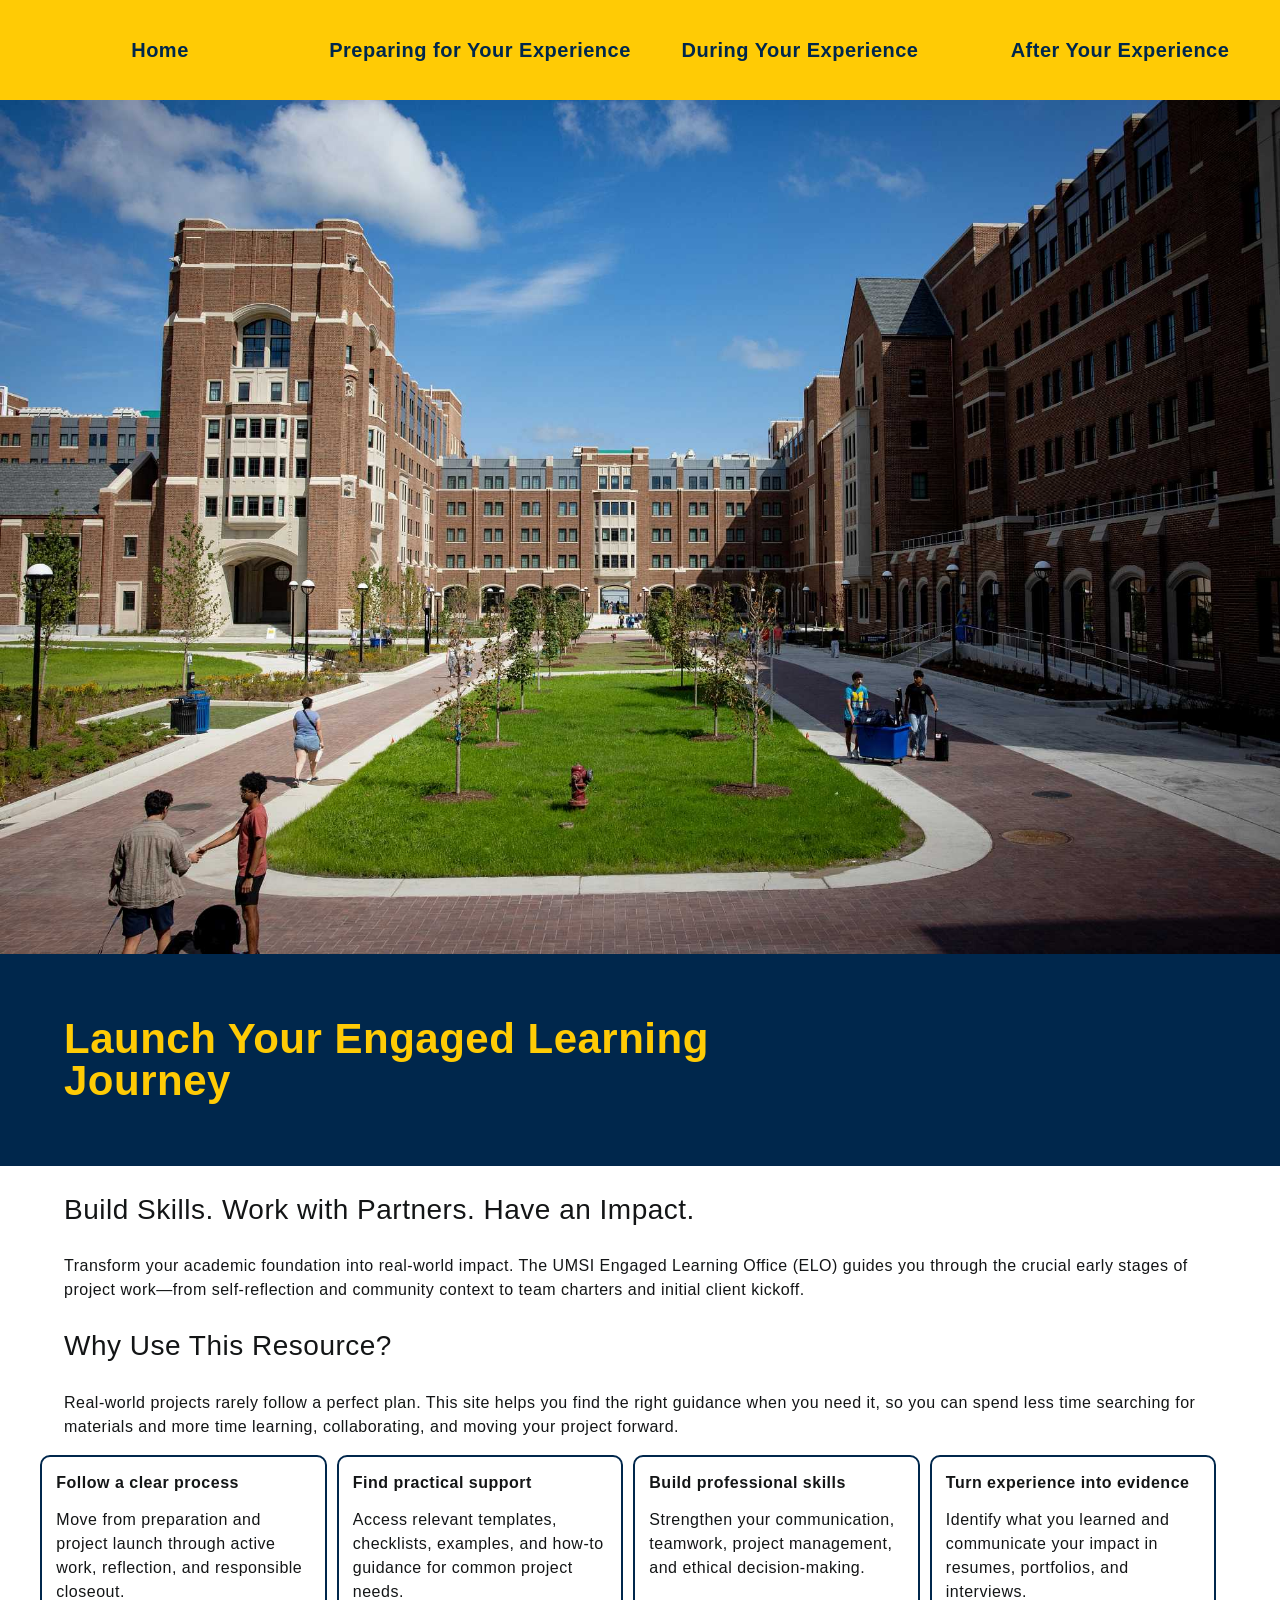
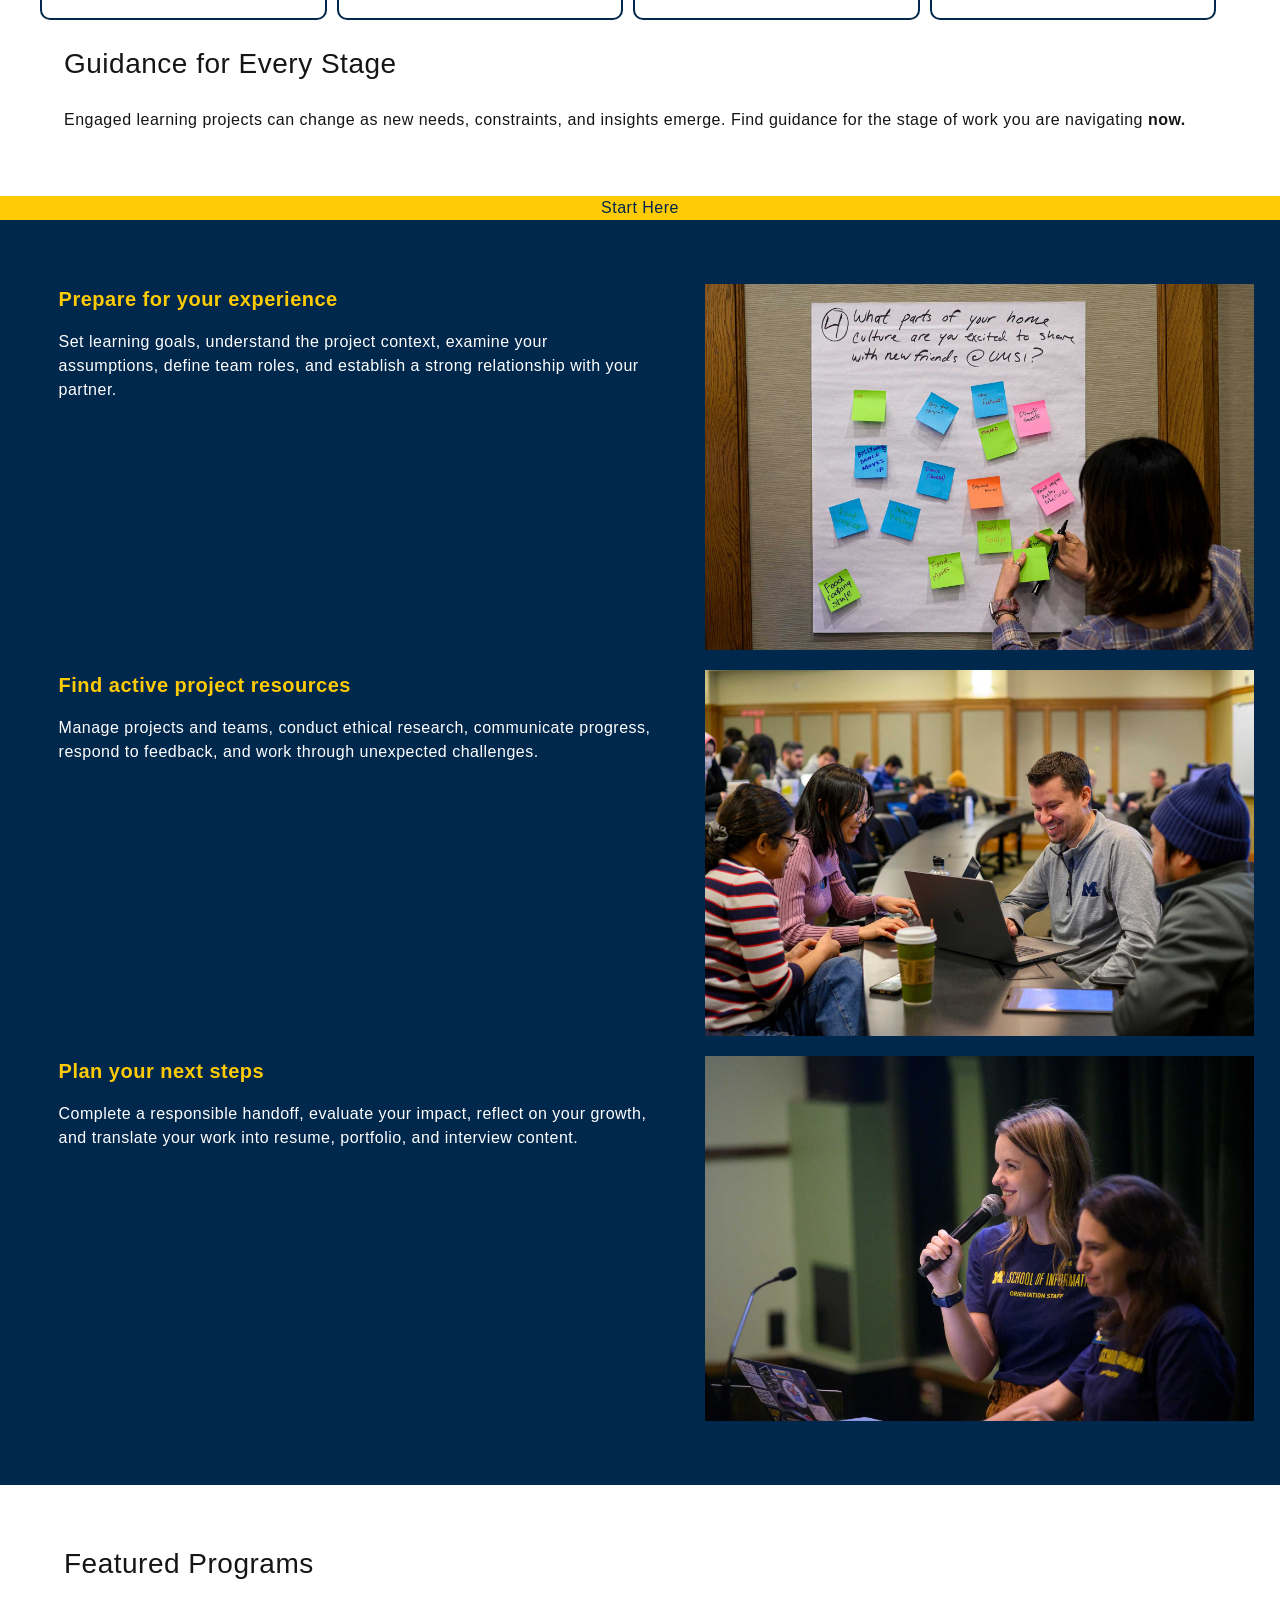
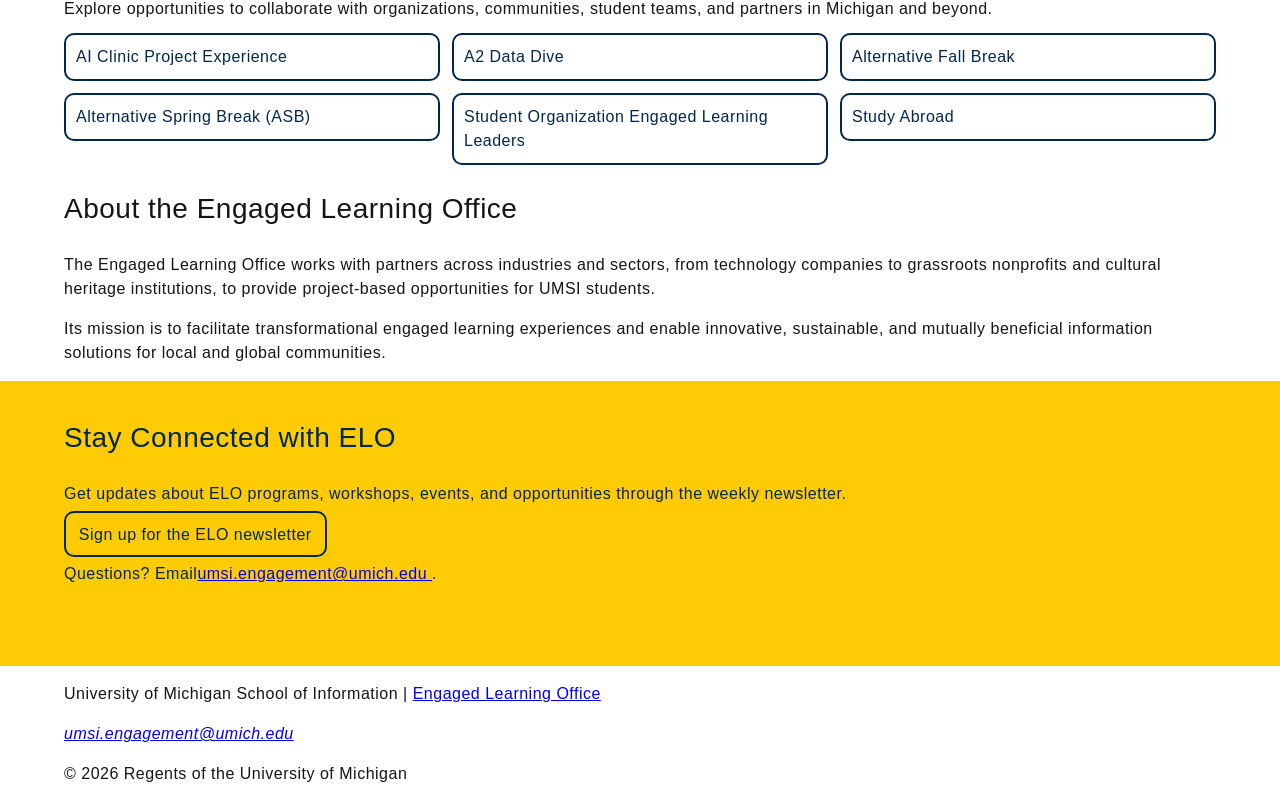
<file: index.html>
<!DOCTYPE html>
<html lang="en">
<head>
    <meta charset="UTF-8">
    <meta name="viewport" content="width=device-width, initial-scale=1.0">
    <title>Engaged Learning Resources | UMSI</title>
    <link rel="stylesheet" href="css/html5reset.css">
    <link rel="stylesheet" href="css/style.css">

    <script src="js/footer-year.js" defer></script>
</head>
<body>

    <header>
  <a href="#main" class="skip">Skip to Main Content</a>
            <nav>
            <ul>
                <li><a href = "index.html">Home</a></li>
                <li><a href = "prep.html">Preparing for Your Experience</a></li>
                <li><a href = "during.html">During Your Experience</a></li>
                <li><a href = "after.html">After Your Experience</a></li>
            </ul>
        </nav>
        <img src="images/OUD_WolVill-Movein_2026_0183.jpg" alt="wolverine village">
    <h1>Launch Your Engaged Learning Journey</h1>

    </header>
    <main id="main">
    <section>
      <h2>Build Skills. Work with Partners. Have an Impact.</h2>
      <p>
        Transform your academic foundation into real-world impact. The UMSI Engaged Learning Office (ELO) guides you through the
        crucial early stages of project work—from self-reflection and community context to team charters and initial client
        kickoff.
      </p>
    </section>

<section>
    <h2>Why Use This Resource?</h2>

    <p>Real-world projects rarely follow a perfect plan. This site helps you find the right guidance when you need it, so you can spend less time searching for materials and more time learning, collaborating, and moving your project forward.
    </p>
    <ul class="list">
        <li class="benefits"><strong>Follow a clear process</strong> Move from preparation and project launch through active work, reflection, and responsible closeout.</li>
        <li class="benefits"><strong>Find practical support</strong> Access relevant templates, checklists, examples, and how-to guidance for common project needs.</li>
        <li class="benefits"><strong>Build professional skills</strong> Strengthen your communication, teamwork, project management, and ethical decision-making.</li>
        <li class="benefits"><strong>Turn experience into evidence</strong> Identify what you learned and communicate your impact in resumes, portfolios, and interviews.</li>
    </ul>
</section>

 <section>
    <h2>Guidance for Every Stage</h2>
    <p>Engaged learning projects can change as new needs, constraints, and insights emerge. Find guidance for the stage of work you are navigating <strong>now.</strong></p>
    <h3 id="start">Start Here</h3>
    <div class="guide">
      <article>
      <a href="prep.html">Prepare for your experience</a>
      <p>Set learning goals, understand the project context, examine your assumptions, define team roles, and establish a strong relationship with your partner.</p>
      </article>
      <img src="images/UMSI_Orientation_082024_016.jpg" alt="prepare" id="prepare">

      <article>
        <a href="during.html">Find active project resources</a>
        <p>Manage projects and teams, conduct ethical research, communicate progress, respond to feedback, and work through unexpected challenges.</p>
      </article>
      <img src="images/UMSI_MHIClassroom_02202023_08.jpg" alt="during" id="during">

      <article>
        <a href="after.html">Plan your next steps</a>
        <p>Complete a responsible handoff, evaluate your impact, reflect on your growth, and translate your work into resume, portfolio, and interview content.</p>
      </article>
      <img src="images/UMSI_Orientation_082024_009.jpg" alt="after" id="after">
    </div>
  </section>

   <section class="featured-programs">
    <h2>Featured Programs</h2>
    <p>Explore opportunities to collaborate with organizations, communities, student teams, and partners in Michigan and beyond.</p>
    <article><h3><a href="https://mcompass.umich.edu/_portal/tds-program-brochure?programid=12810">AI Clinic Project Experience<p class="description">Work with a team on an applied artificial intelligence project for a partner organization.</p></a></h3></article>

    <article><h3><a href="https://mcompass.umich.edu/_portal/tds-program-brochure?programid=12556">A2 Data Dive<p class="description">Use information and data skills to help address challenges identified by community organizations.</p></a></h3></article>

     <article><h3><a href="https://mcompass.umich.edu/_portal/tds-program-brochure?programid=11297">Alternative Fall Break<p class="description">Participate in a community-engaged learning experience during the University’s fall break.</p></a></h3></article>

    <article><h3><a href="https://mcompass.umich.edu/_portal/tds-program-brochure?programid=10621">Alternative Spring Break (ASB)<p class="description">Collaborate with communities and nonprofit organizations on information-related projects during
                spring break.</p></a></h3></article>

    <article><h3><a href="https://mcompass.umich.edu/_portal/tds-program-brochure?programid=12294">Student Organization Engaged Learning Leaders<p class="description">Develop leadership and project-management skills while supporting engaged learning through a UMSI
                student organization.</p></a></h3></article>

    <article><h3><a href="https://www.si.umich.edu/student-life/study-abroad">Study Abroad<p class="description">Build intercultural awareness and apply your learning in an international setting.</p></a></h3></article>
   </section>
  <section>
    <h2>About the Engaged Learning Office</h2>
    <p>The Engaged Learning Office works with partners across industries and sectors, from technology companies to grassroots nonprofits and cultural heritage institutions, to provide project-based opportunities for UMSI students.</p>
    <p>Its mission is to facilitate transformational engaged learning experiences and enable innovative, sustainable, and mutually beneficial information solutions for local and global communities.</p>
  </section>
  <aside>
    <h2>Stay Connected with ELO</h2>
    <p>Get updates about ELO programs, workshops, events, and opportunities through the weekly newsletter.</p>
    <div>
       <a href="https://umsi.info/elo-newsletter">Sign up for the ELO newsletter</a>
    </div>
    <p>Questions? Email<a href="mailto:umsi.engagement@umich.edu">umsi.engagement@umich.edu </a>.</p>
  </aside>


        <!-- Content taken & modified from UMGPT with the prompt, "Write me a webpage of intro content to help meet the following requirements - this is for the home page": and then pasted in the client objectives & project requirements"
        UMGPT. (2026). UMGPT ( GPT-5.6 Sol September 7th version) [Large language model]. -->
    </main>
    <footer>
        <p>University of Michigan School of Information | <a href="https://www.si.umich.edu/programs/engaged-learning/about-engaged-learning-office">Engaged Learning Office </a></p>
      <address>
        <a href="mailto:umsi.engagement@umich.edu">umsi.engagement@umich.edu</a>
      </address>
      <p>&copy; <span id="footer-year"></span> Regents of the University of Michigan</p>
    </footer>
</body>
</html>
</file>
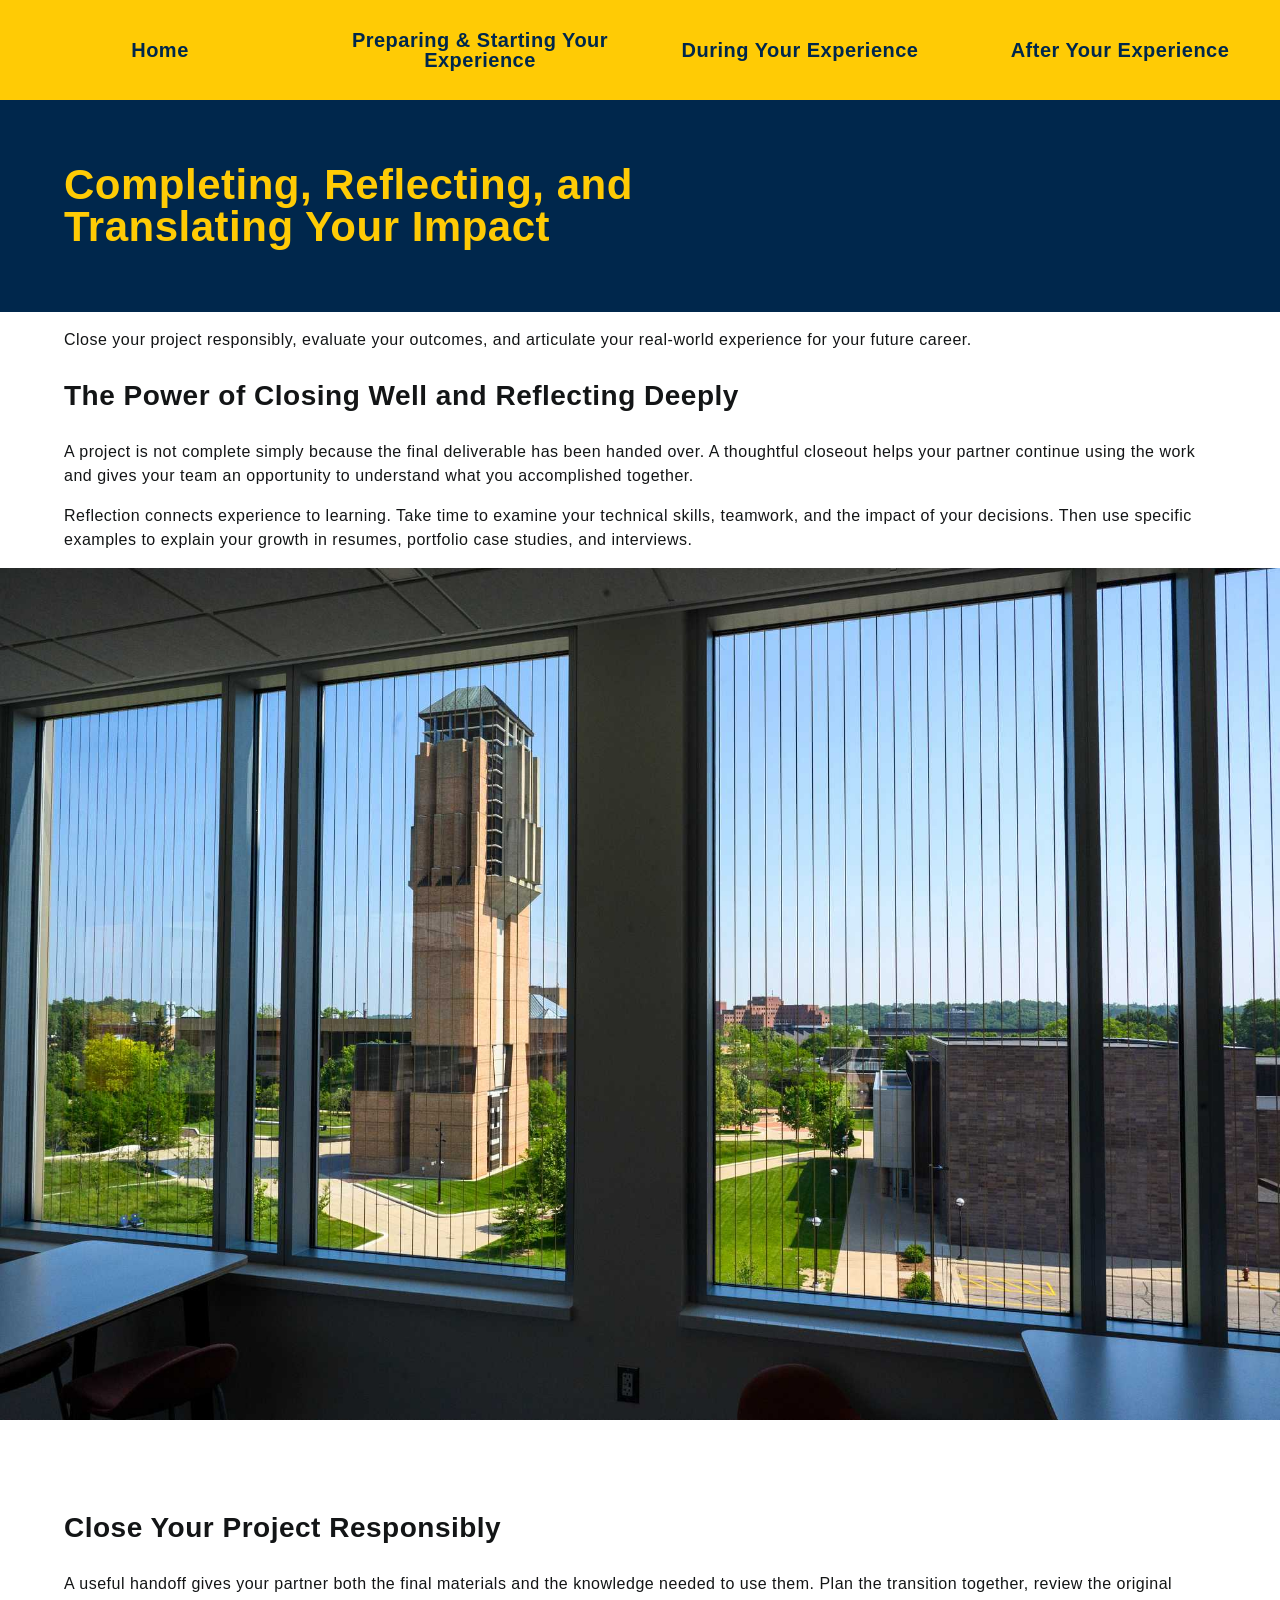
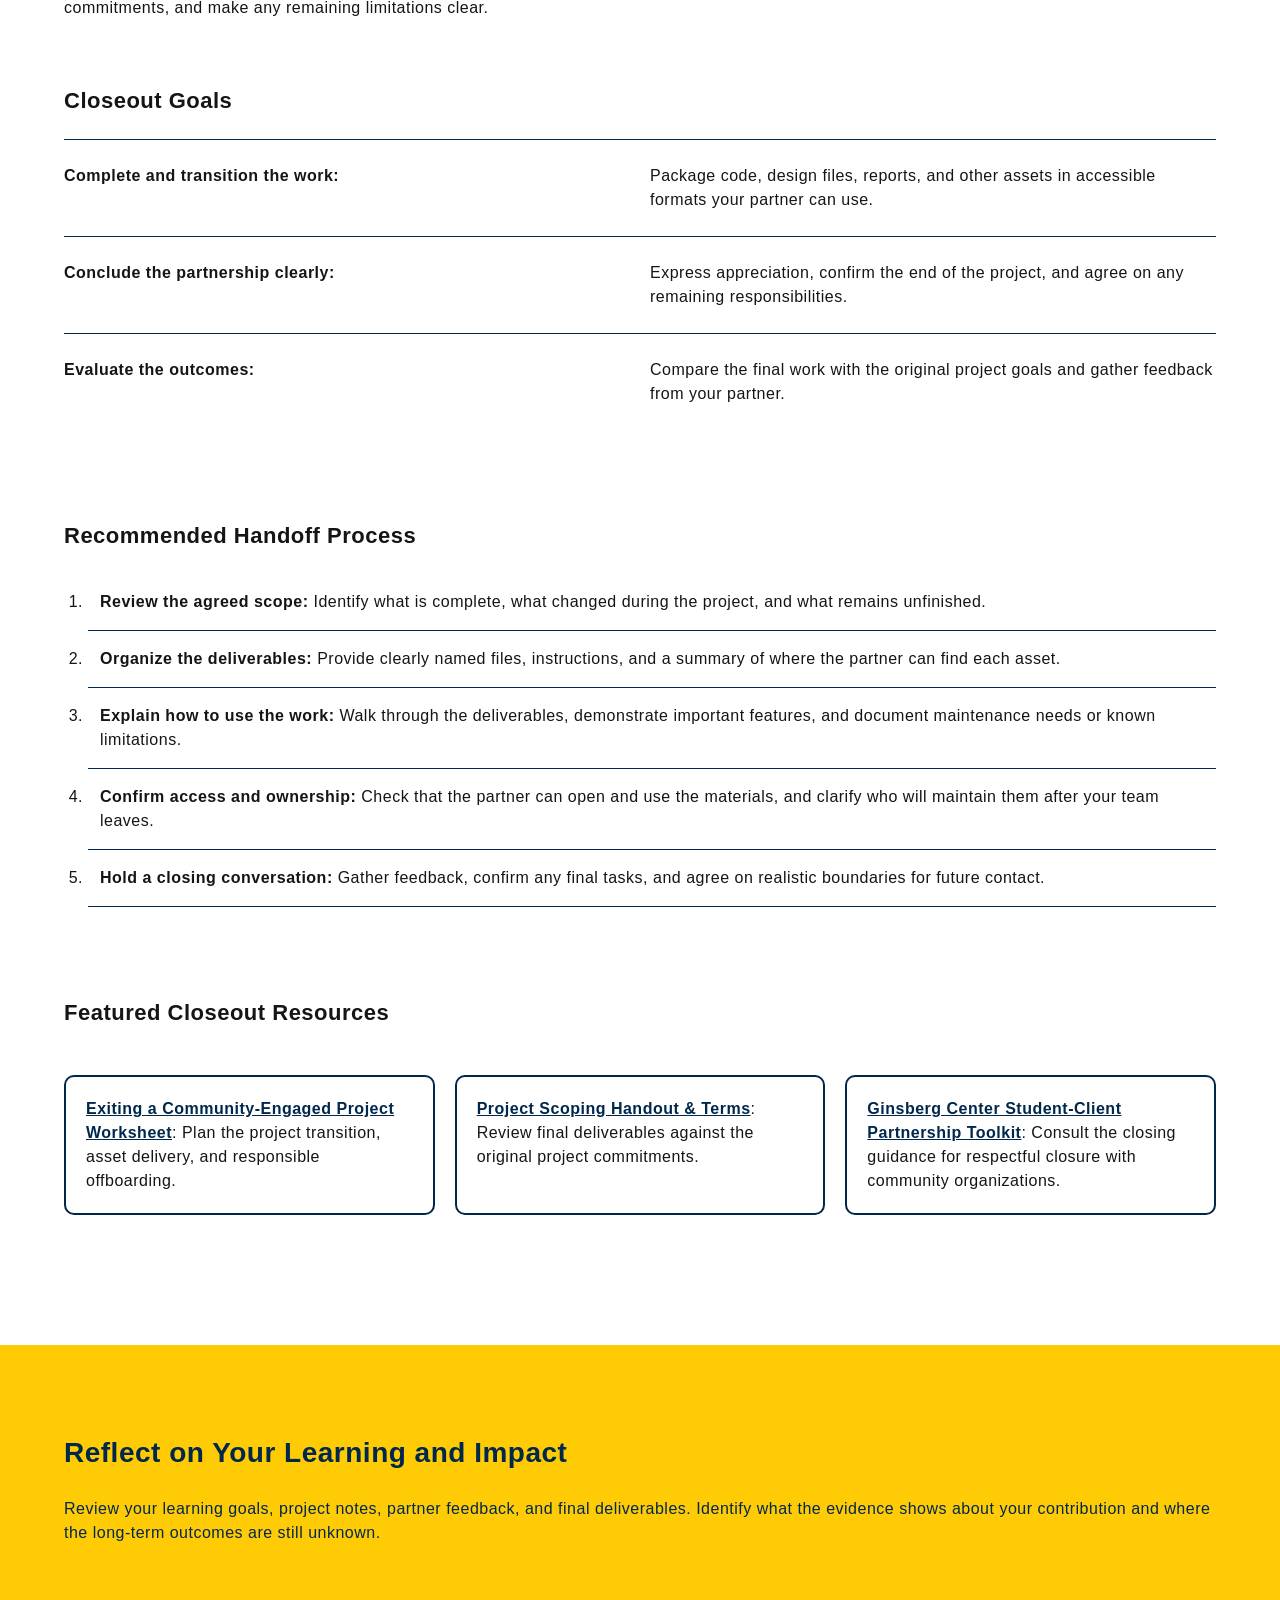
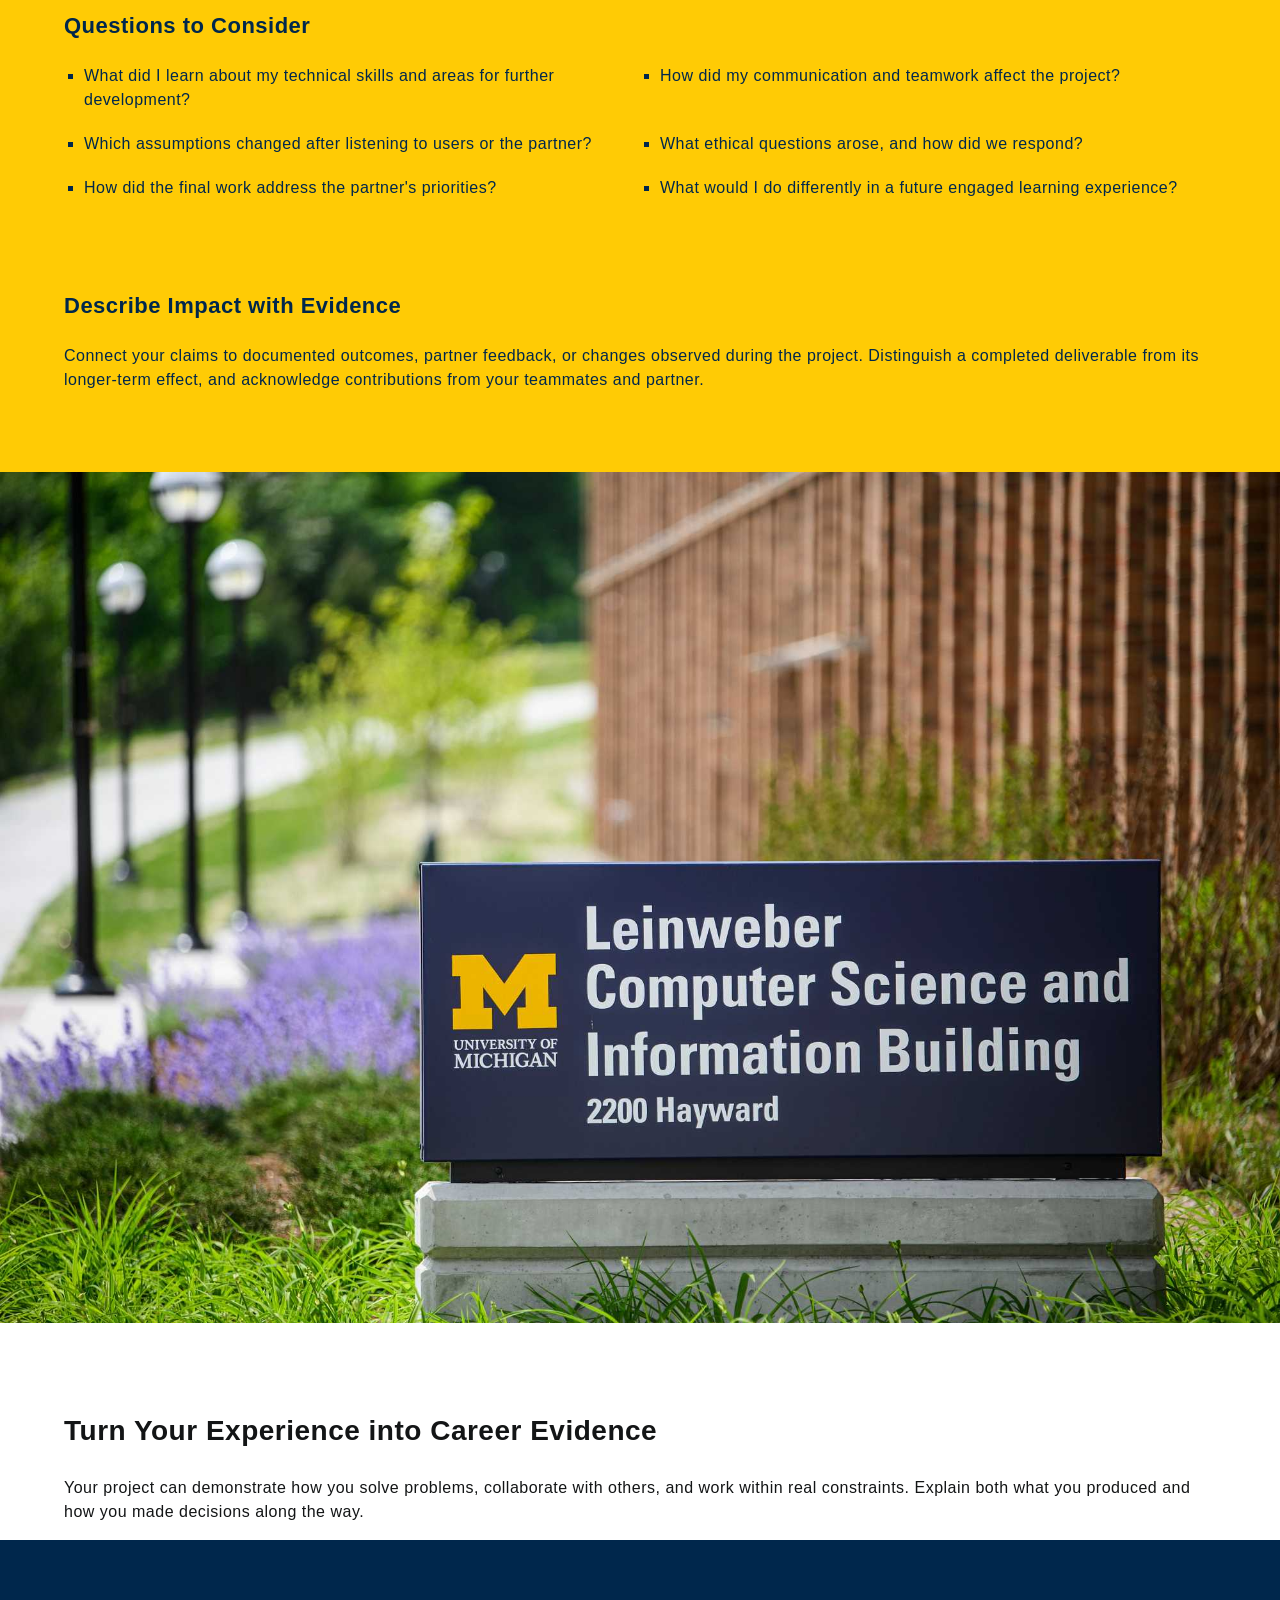
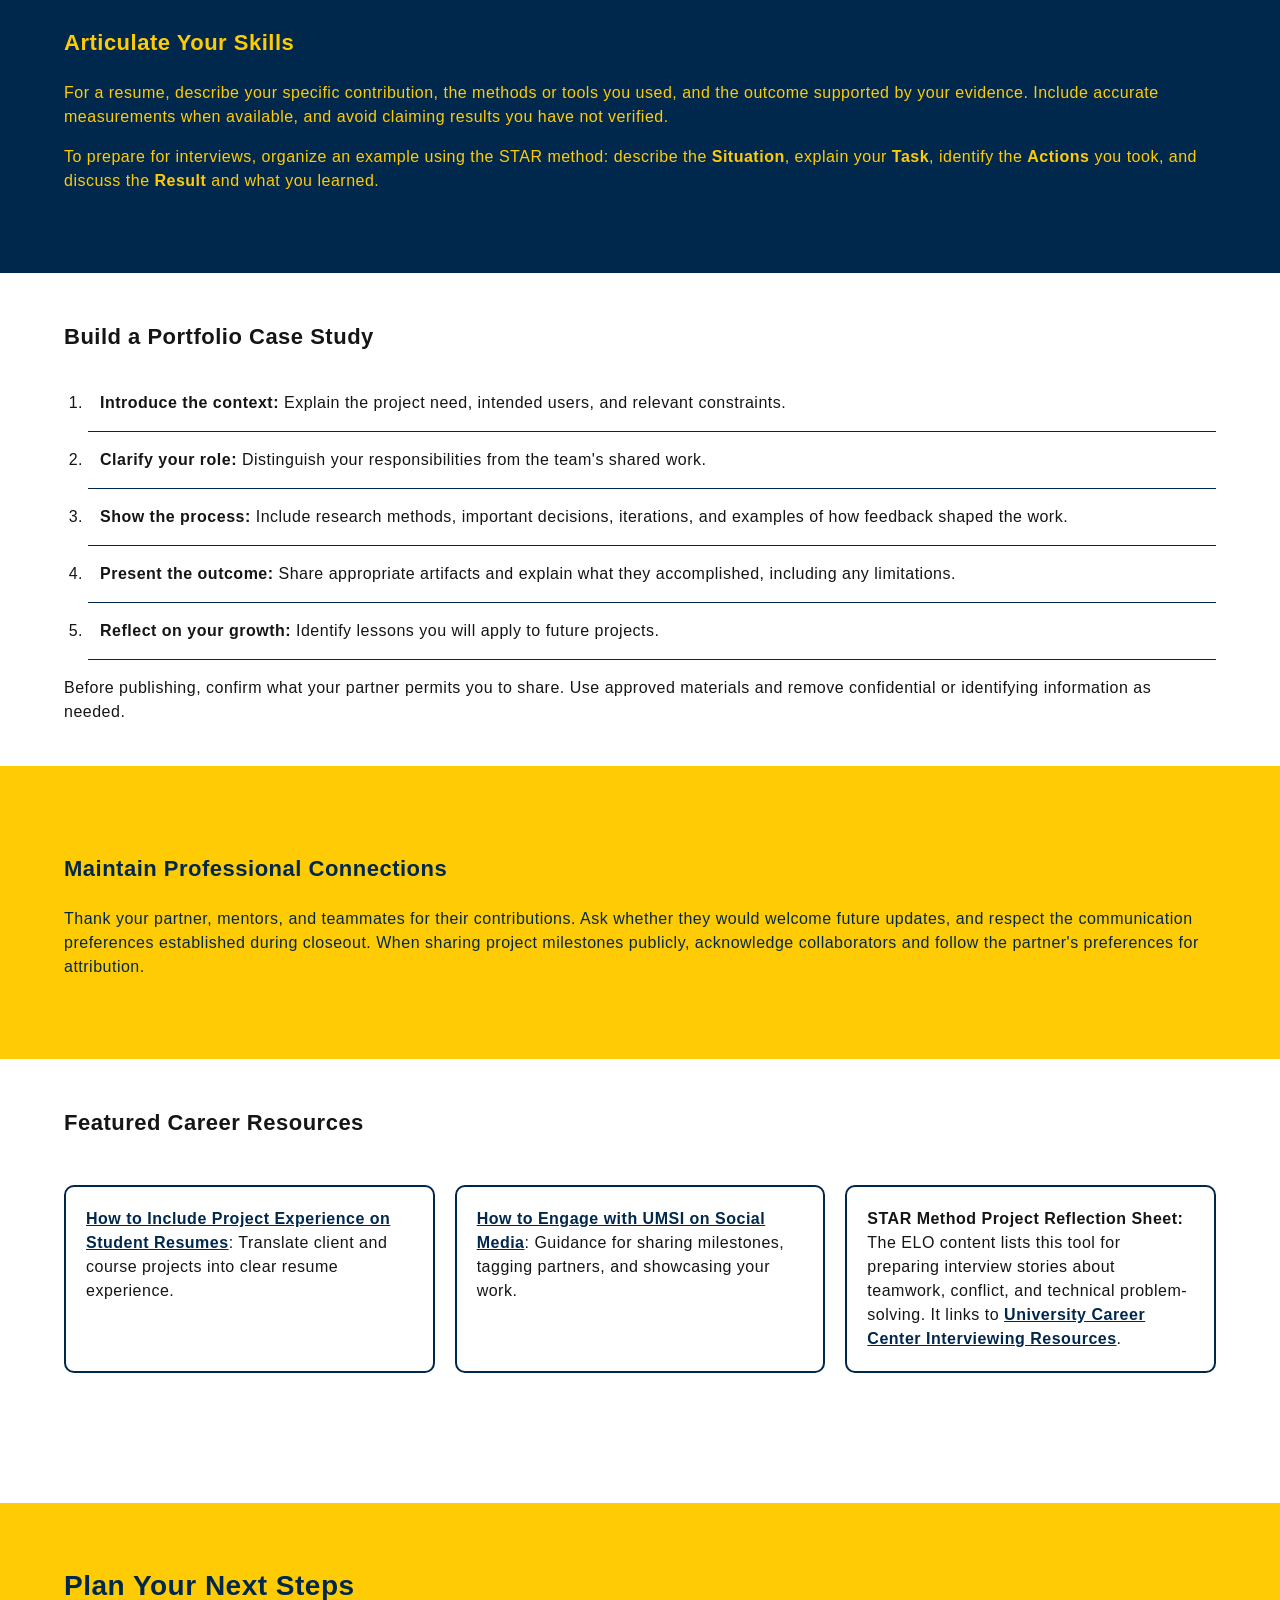
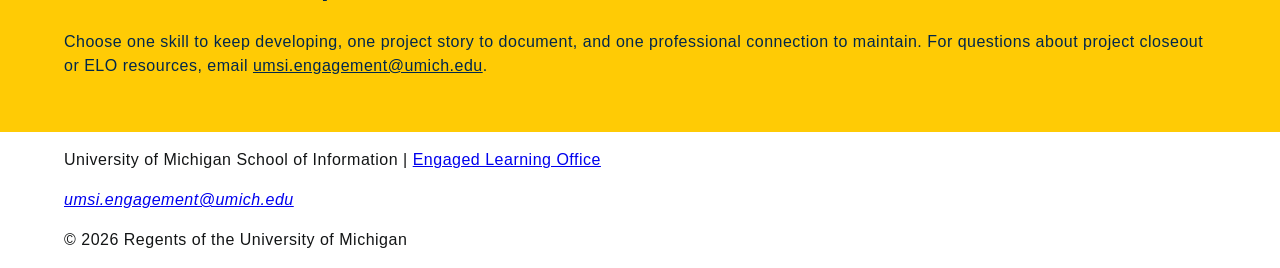
<file: after.html>
<!DOCTYPE html>
<html lang="en">

<head>
    <meta charset="UTF-8">
    <meta name="viewport" content="width=device-width, initial-scale=1.0">
    <title>After Your Experience | UMSI</title>
    <link rel="stylesheet" href="css/style.css">
    <script src="js/footer-year.js" defer></script>
</head>

<body class="after">
    <header>
        <a href="#main" class="skip">Skip to Main Content</a>
        <nav aria-label="Main navigation">
            <ul>
                <li><a href="index.html">Home</a></li>
                <li><a href="prep.html">Preparing &amp; Starting Your Experience</a></li>
                <li><a href="during.html">During Your Experience</a></li>
                <li><a href="after.html" aria-current="page">After Your Experience</a></li>
            </ul>
        </nav>
        <h1>Completing, Reflecting, and Translating Your Impact</h1>
        <p>Close your project responsibly, evaluate your outcomes, and articulate your real-world experience for your future career.</p>
    </header>

    <main id="main">
        <section class="after_intro">
            <h2>The Power of Closing Well and Reflecting Deeply</h2>
            <p>A project is not complete simply because the final deliverable has been handed over. A thoughtful closeout helps your partner continue using the work and gives your team an opportunity to understand what you accomplished together.</p>
            <p>Reflection connects experience to learning. Take time to examine your technical skills, teamwork, and the impact of your decisions. Then use specific examples to explain your growth in resumes, portfolio case studies, and interviews.</p>
        <!-- Photo slot: replace the filename and uncomment when ready.
<img class="after_img" src="images/ADD-REFLECTION.jpg" alt="Students sharing their engaged learning experience">
--><img src="images/UMSI_062025_LeinweberDetails_010.jpg" alt="leinweber" id="lwb">
</section>

        <section class="close_project">
            <h2>Close Your Project Responsibly</h2>
            <p>A useful handoff gives your partner both the final materials and the knowledge needed to use them. Plan the transition together, review the original commitments, and make any remaining limitations clear.</p>

            <article class="close_goal">
                <h3>Closeout Goals</h3>
                <ul>
                    <li><strong>Complete and transition the work:</strong> Package code, design files, reports, and other assets in accessible formats your partner can use.</li>
                    <li><strong>Conclude the partnership clearly:</strong> Express appreciation, confirm the end of the project, and agree on any remaining responsibilities.</li>
                    <li><strong>Evaluate the outcomes:</strong> Compare the final work with the original project goals and gather feedback from your partner.</li>
                </ul>
            </article>

            <article class="handoff">
                <h3>Recommended Handoff Process</h3>
                <ol>
                    <li><strong>Review the agreed scope:</strong> Identify what is complete, what changed during the project, and what remains unfinished.</li>
                    <li><strong>Organize the deliverables:</strong> Provide clearly named files, instructions, and a summary of where the partner can find each asset.</li>
                    <li><strong>Explain how to use the work:</strong> Walk through the deliverables, demonstrate important features, and document maintenance needs or known limitations.</li>
                    <li><strong>Confirm access and ownership:</strong> Check that the partner can open and use the materials, and clarify who will maintain them after your team leaves.</li>
                    <li><strong>Hold a closing conversation:</strong> Gather feedback, confirm any final tasks, and agree on realistic boundaries for future contact.</li>
                </ol>
            </article>

            <article class="close_resource">
                <h3>Featured Closeout Resources</h3>
                <ul>
                    <li><a href="https://docs.google.com/document/d/1-gfg_EZ3T8pa3T0a130Qvtpl1bYoLOVEHSNpGHcJtFA/edit?usp=drive_link">Exiting a Community-Engaged Project Worksheet</a>: Plan the project transition, asset delivery, and responsible offboarding.</li>
                    <li><a href="https://docs.google.com/document/d/1TrEDolwmOIlXgYgAP9VvlOGoYOwFfe6KxzZOgZSVYVw/edit?usp=drive_link">Project Scoping Handout &amp; Terms</a>: Review final deliverables against the original project commitments.</li>
                    <li><a href="https://ginsberg.umich.edu/article/campus-community-partnerships-toolkit">Ginsberg Center Student-Client Partnership Toolkit</a>: Consult the closing guidance for respectful closure with community organizations.</li>
                </ul>
            </article>
        </section>

        <section class="reflect">
            <h2>Reflect on Your Learning and Impact</h2>
            <p>Review your learning goals, project notes, partner feedback, and final deliverables. Identify what the evidence shows about your contribution and where the long-term outcomes are still unknown.</p>
            <article class="after_question">
                <h3>Questions to Consider</h3>
                <ul>
                    <li>What did I learn about my technical skills and areas for further development?</li>
                    <li>How did my communication and teamwork affect the project?</li>
                    <li>Which assumptions changed after listening to users or the partner?</li>
                    <li>What ethical questions arose, and how did we respond?</li>
                    <li>How did the final work address the partner's priorities?</li>
                    <li>What would I do differently in a future engaged learning experience?</li>
                </ul>
            </article>
            <article class="impact">
                <h3>Describe Impact with Evidence</h3>
                <p>Connect your claims to documented outcomes, partner feedback, or changes observed during the project. Distinguish a completed deliverable from its longer-term effect, and acknowledge contributions from your teammates and partner.</p>
            </article>
        </section>
        <img src="images/UMSI_Leinweber_06032025_10.jpg" alt="leinweber sign" id="sign">
        <!-- Add a reflection photo here when ready.
        <img class="after_img" src="images/ADD-TEAM-REFLECTION.jpg" alt="Students reflecting on their completed project">
        -->
        <section class="career">
            <h2>Turn Your Experience into Career Evidence</h2>
            <p>Your project can demonstrate how you solve problems, collaborate with others, and work within real constraints. Explain both what you produced and how you made decisions along the way.</p>

            <article class="skills">
                <h3>Articulate Your Skills</h3>
                <p>For a resume, describe your specific contribution, the methods or tools you used, and the outcome supported by your evidence. Include accurate measurements when available, and avoid claiming results you have not verified.</p>
                <p>To prepare for interviews, organize an example using the STAR method: describe the <strong>Situation</strong>, explain your <strong>Task</strong>, identify the <strong>Actions</strong> you took, and discuss the <strong>Result</strong> and what you learned.</p>
            </article>

            <article class="portfolio">
                <h3>Build a Portfolio Case Study</h3>
                <ol>
                    <li><strong>Introduce the context:</strong> Explain the project need, intended users, and relevant constraints.</li>
                    <li><strong>Clarify your role:</strong> Distinguish your responsibilities from the team's shared work.</li>
                    <li><strong>Show the process:</strong> Include research methods, important decisions, iterations, and examples of how feedback shaped the work.</li>
                    <li><strong>Present the outcome:</strong> Share appropriate artifacts and explain what they accomplished, including any limitations.</li>
                    <li><strong>Reflect on your growth:</strong> Identify lessons you will apply to future projects.</li>
                </ol>
                <p>Before publishing, confirm what your partner permits you to share. Use approved materials and remove confidential or identifying information as needed.</p>
            </article>

            <article class="connections">
                <h3>Maintain Professional Connections</h3>
                <p>Thank your partner, mentors, and teammates for their contributions. Ask whether they would welcome future updates, and respect the communication preferences established during closeout. When sharing project milestones publicly, acknowledge collaborators and follow the partner's preferences for attribution.</p>
            </article>

            <article class="career_resource">
                <h3>Featured Career Resources</h3>
                <ul>
                    <li><a href="https://docs.google.com/document/d/1mjyX6jgqXFrY7SFYaA3J2cTh1ZnHH0FKF5aUKfXzXKo/edit?tab=t.0">How to Include Project Experience on Student Resumes</a>: Translate client and course projects into clear resume experience.</li>
                    <li><a href="https://docs.google.com/document/d/1jwQg_Y4jECLPHqcyOtJtDTK5x-68KstexfPbh6jXHnA/edit?tab=t.0">How to Engage with UMSI on Social Media</a>: Guidance for sharing milestones, tagging partners, and showcasing your work.</li>
                    <li><strong>STAR Method Project Reflection Sheet:</strong> The ELO content lists this tool for preparing interview stories about teamwork, conflict, and technical problem-solving. It links to <a href="https://careercenter.umich.edu/content/interviewing-resources">University Career Center Interviewing Resources</a>.</li>
                </ul>
            </article>
        </section>

        <aside>
            <h2>Plan Your Next Steps</h2>
            <p>Choose one skill to keep developing, one project story to document, and one professional connection to maintain. For questions about project closeout or ELO resources, email <a href="mailto:umsi.engagement@umich.edu">umsi.engagement@umich.edu</a>.</p>
        </aside>
        <!-- Content adapted from the Wrap-Up, Impact & Next Steps section of SI 539 Client Project - ELO Content.pdf, with additional handoff, reflection, and career guidance generated using Codex. -->
    </main>

    <footer>
        <p>University of Michigan School of Information | <a href="https://www.si.umich.edu/programs/engaged-learning/about-engaged-learning-office">Engaged Learning Office</a></p>
        <address>
            <a href="mailto:umsi.engagement@umich.edu">umsi.engagement@umich.edu</a>
        </address>
        <p>&copy; <span id="footer-year"></span> Regents of the University of Michigan</p>
    </footer>
</body>
</html>
</file>
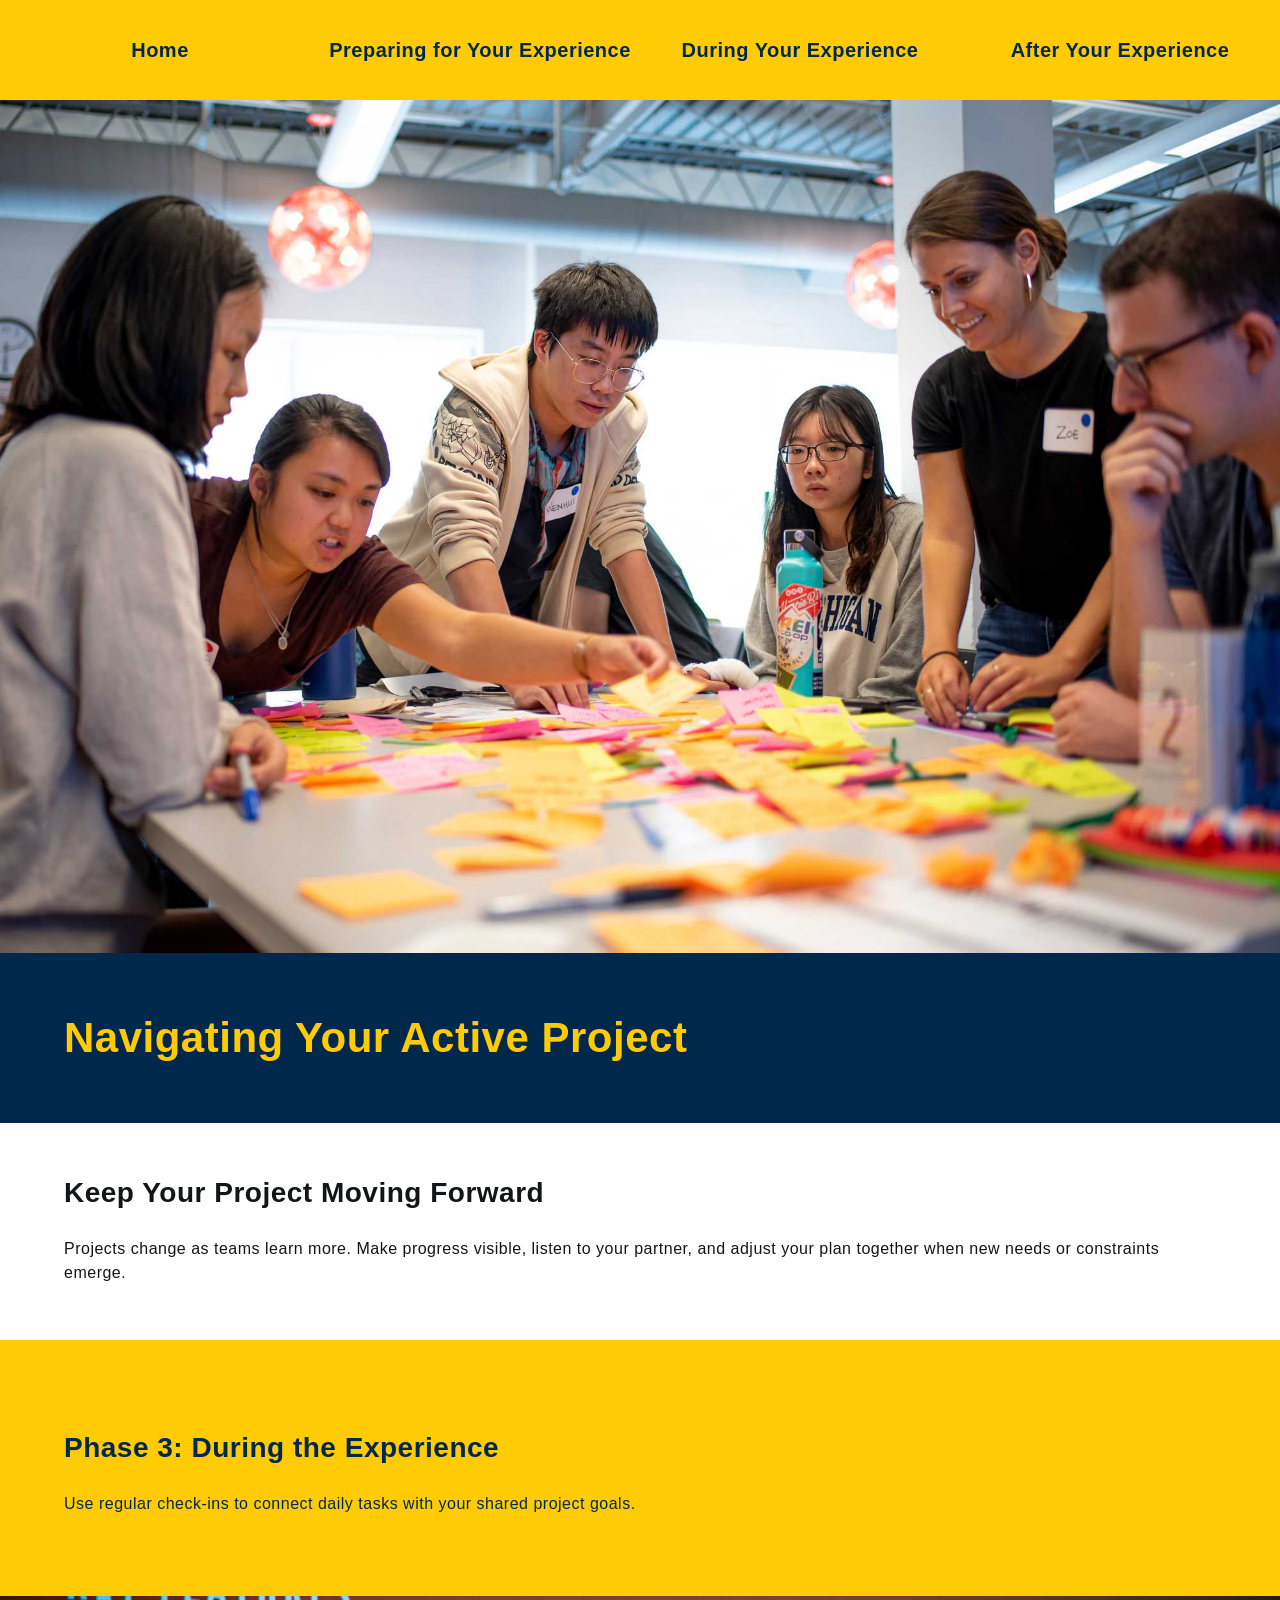
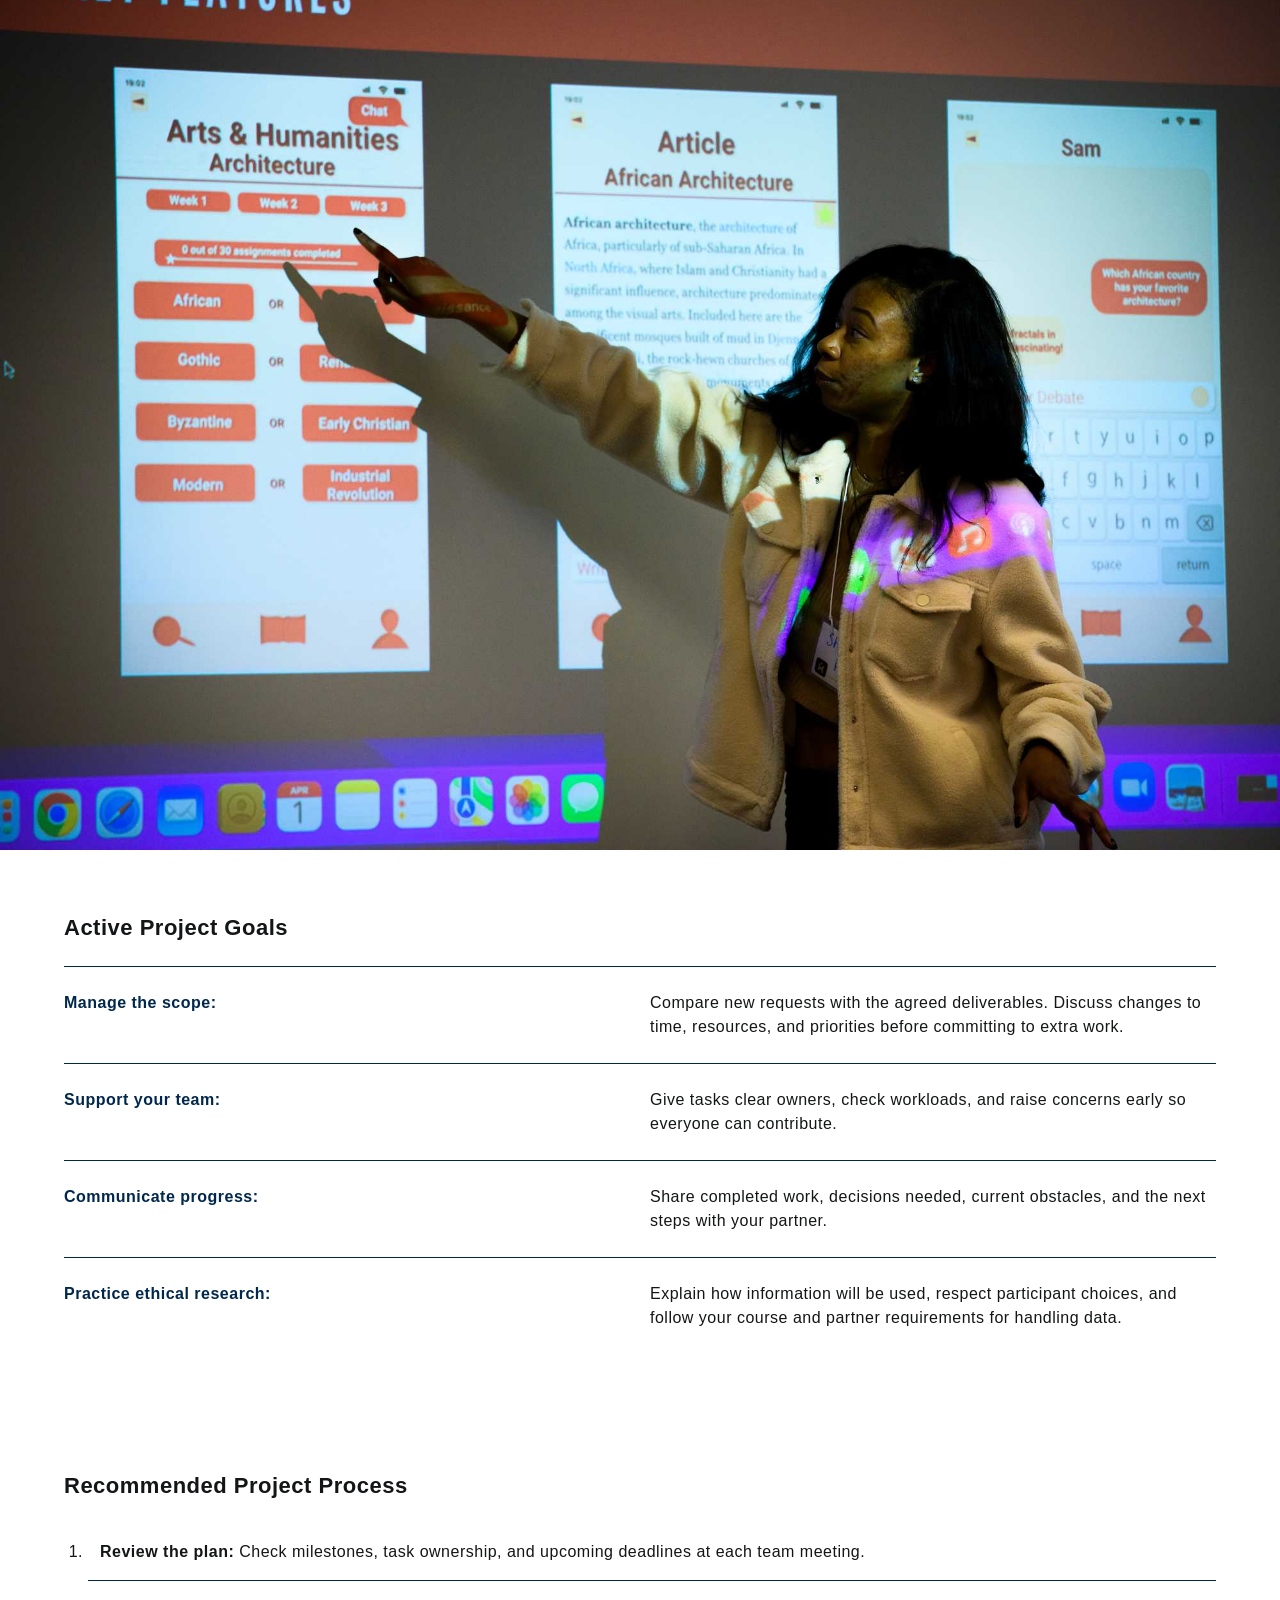
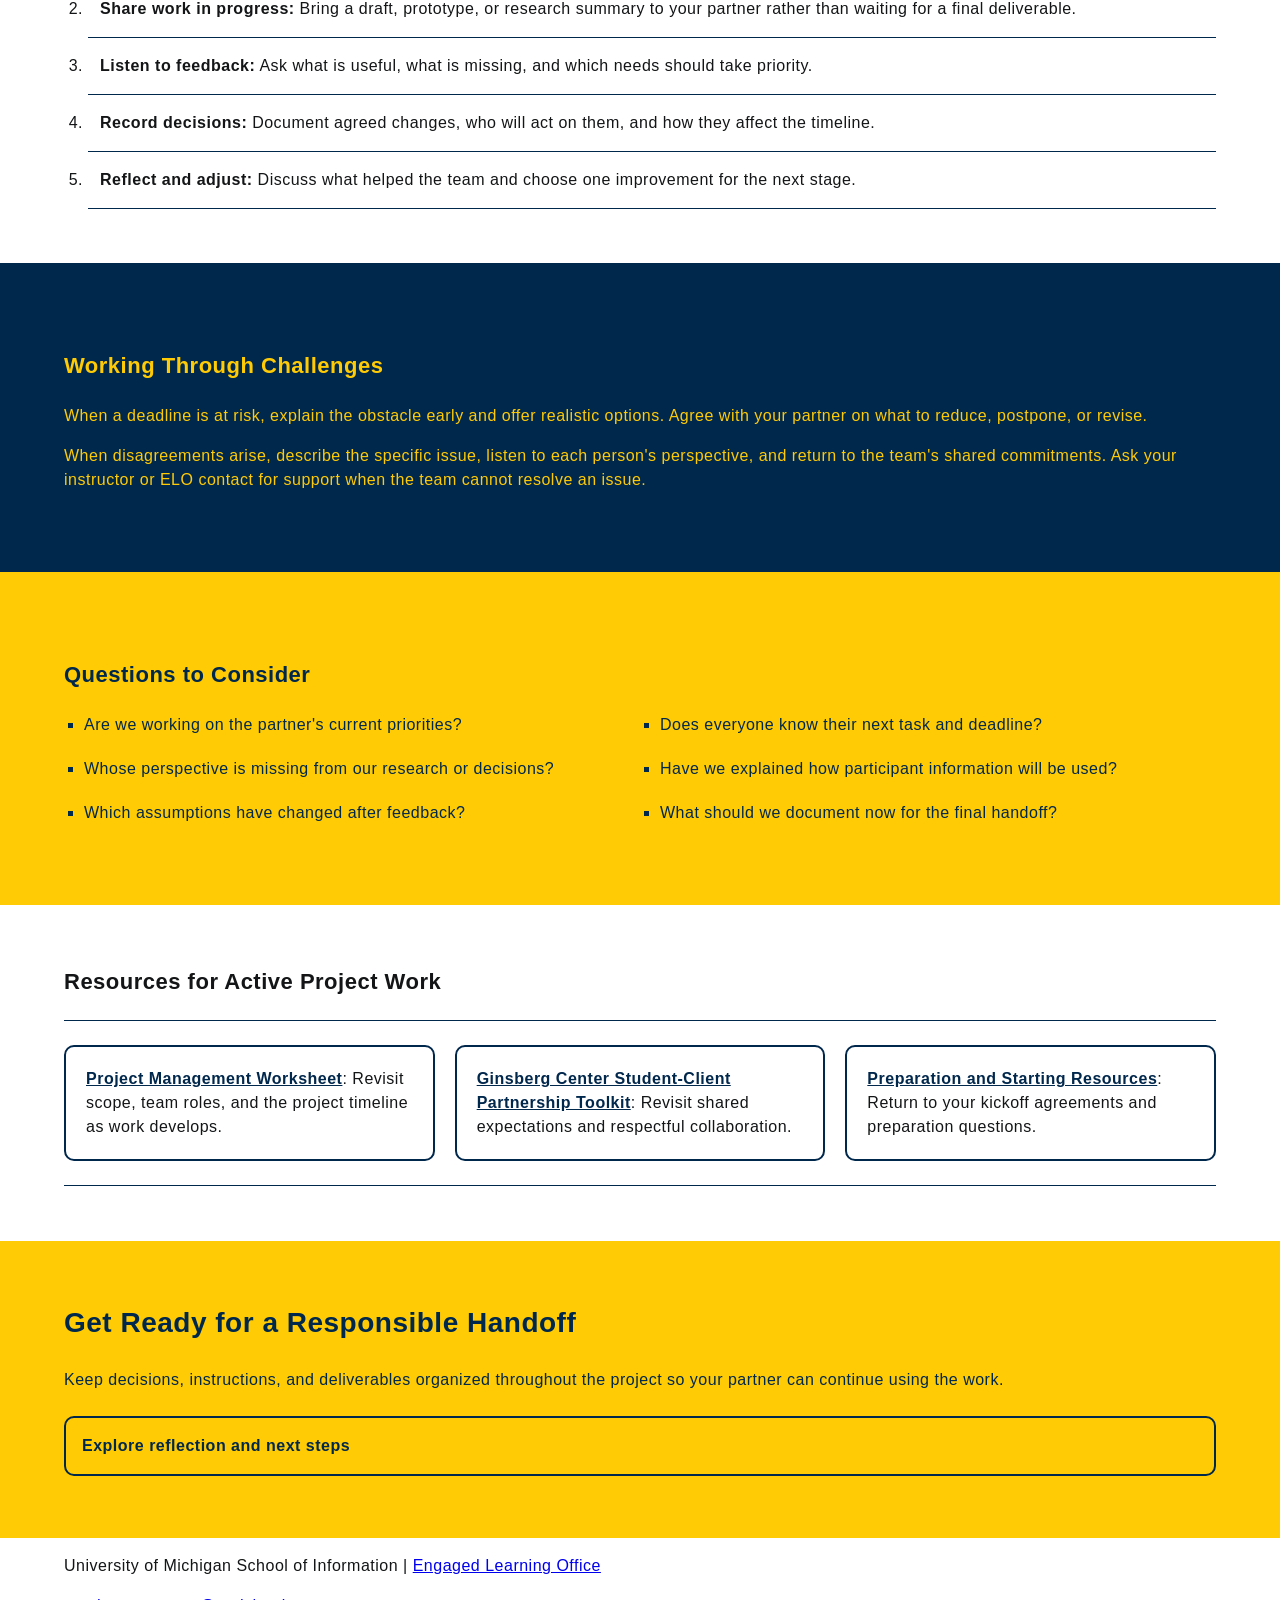
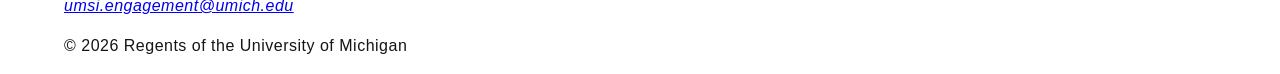
<file: during.html>
<!DOCTYPE html>
<html lang="en">

<head>
    <meta charset="UTF-8">
    <meta name="viewport" content="width=device-width, initial-scale=1.0">
    <title>During the experience</title>
    <link rel="stylesheet" href="css/style.css">
    <script src="js/footer-year.js" defer></script>
</head>

<body class="during-page">

    <header>

        <a href="#main" class="skip">Skip to Main Content</a>
        <nav aria-label="Main navigation">
            <ul>
                <li><a href="index.html">Home</a></li>
                <li><a href="prep.html">Preparing for Your Experience</a></li>
                <li><a href="during.html" aria-current="page">During Your Experience</a></li>
                <li><a href="after.html">After Your Experience</a></li>
            </ul>
        </nav>
        <img src="images/UMSI_DesignJam_GreatLakesWaterSafety_01.jpg" alt="design" id="student-design">
        <h1>Navigating Your Active Project</h1>
    </header>
    <main id="main">
<section class="during-intro">
<h2>Keep Your Project Moving Forward</h2>
<p>Projects change as teams learn more. Make progress visible, listen to your partner, and adjust your plan together when new needs or constraints emerge.</p>
<!-- Photo slot: replace the filename and uncomment when ready.
<img class="during-image" src="images/ADD-ACTIVE-PROJECT.jpg" alt="Students sharing their engaged learning experience">
-->
</section>
<section>
<div class="during-phase">
<h2>Phase 3: During the Experience</h2>
<p>Use regular check-ins to connect daily tasks with your shared project goals.</p>
</div>
<img src="images/UMSI_UXatUM_Conference_04.jpg" alt="UX class" id="UX">
<article class="during-goals">
<h3>Active Project Goals</h3>
<ul>
<li><strong>Manage the scope:</strong> Compare new requests with the agreed deliverables. Discuss changes to time, resources, and priorities before committing to extra work.</li>
<li><strong>Support your team:</strong> Give tasks clear owners, check workloads, and raise concerns early so everyone can contribute.</li>
<li><strong>Communicate progress:</strong> Share completed work, decisions needed, current obstacles, and the next steps with your partner.</li>
<li><strong>Practice ethical research:</strong> Explain how information will be used, respect participant choices, and follow your course and partner requirements for handling data.</li>
</ul>
</article>
<!-- Image to add: team collaborating during an active project.
<img class="during-image" src="images/ADD-PROJECT-TEAM.jpg" alt="Students reviewing project work together">
-->
<article class="during-process">
<h3>Recommended Project Process</h3>
<ol>
<li><strong>Review the plan:</strong> Check milestones, task ownership, and upcoming deadlines at each team meeting.</li>
<li><strong>Share work in progress:</strong> Bring a draft, prototype, or research summary to your partner rather than waiting for a final deliverable.</li>
<li><strong>Listen to feedback:</strong> Ask what is useful, what is missing, and which needs should take priority.</li>
<li><strong>Record decisions:</strong> Document agreed changes, who will act on them, and how they affect the timeline.</li>
<li><strong>Reflect and adjust:</strong> Discuss what helped the team and choose one improvement for the next stage.</li>
</ol>
</article>
<article class="during-challenges">
<h3>Working Through Challenges</h3>
<p>When a deadline is at risk, explain the obstacle early and offer realistic options. Agree with your partner on what to reduce, postpone, or revise.</p>
<p>When disagreements arise, describe the specific issue, listen to each person's perspective, and return to the team's shared commitments. Ask your instructor or ELO contact for support when the team cannot resolve an issue.</p>
</article>
<article class="during-questions">
<h3>Questions to Consider</h3>
<ul>
<li>Are we working on the partner's current priorities?</li>
<li>Does everyone know their next task and deadline?</li>
<li>Whose perspective is missing from our research or decisions?</li>
<li>Have we explained how participant information will be used?</li>
<li>Which assumptions have changed after feedback?</li>
<li>What should we document now for the final handoff?</li>
</ul>
</article>
<!-- Image to add: partner feedback or a project check-in.
<img class="during-image" src="images/ADD-PARTNER-MEETING.jpg" alt="A student team discussing feedback with a project partner">
-->
<article class="during-resources">
<h3>Resources for Active Project Work</h3>
<ul>
<li><a href="https://docs.google.com/document/d/1twc-7TYWmb_PNrOBiDI1NuJqJAuhluTICr22GRd_NLc/edit?usp=drive_link">Project Management Worksheet</a>: Revisit scope, team roles, and the project timeline as work develops.</li>
<li><a href="https://ginsberg.umich.edu/article/campus-community-partnerships-toolkit">Ginsberg Center Student-Client Partnership Toolkit</a>: Revisit shared expectations and respectful collaboration.</li>
<li><a href="prep.html">Preparation and Starting Resources</a>: Return to your kickoff agreements and preparation questions.</li>
</ul>
</article>
</section>
<aside class="during-next"><h2>Get Ready for a Responsible Handoff</h2><p>Keep decisions, instructions, and deliverables organized throughout the project so your partner can continue using the work.</p><div><a href="after.html">Explore reflection and next steps</a></div></aside>
<!-- During-page content expanded with Codex to follow the preparation and closeout pages. -->
</main>
<footer>
        <p>University of Michigan School of Information | <a href="https://www.si.umich.edu/programs/engaged-learning/about-engaged-learning-office">Engaged Learning Office </a></p>
      <address>
        <a href="mailto:umsi.engagement@umich.edu">umsi.engagement@umich.edu</a>
      </address>
      <p>&copy; <span id="footer-year"></span> Regents of the University of Michigan</p>
    </footer>
</body>
</html>
</file>
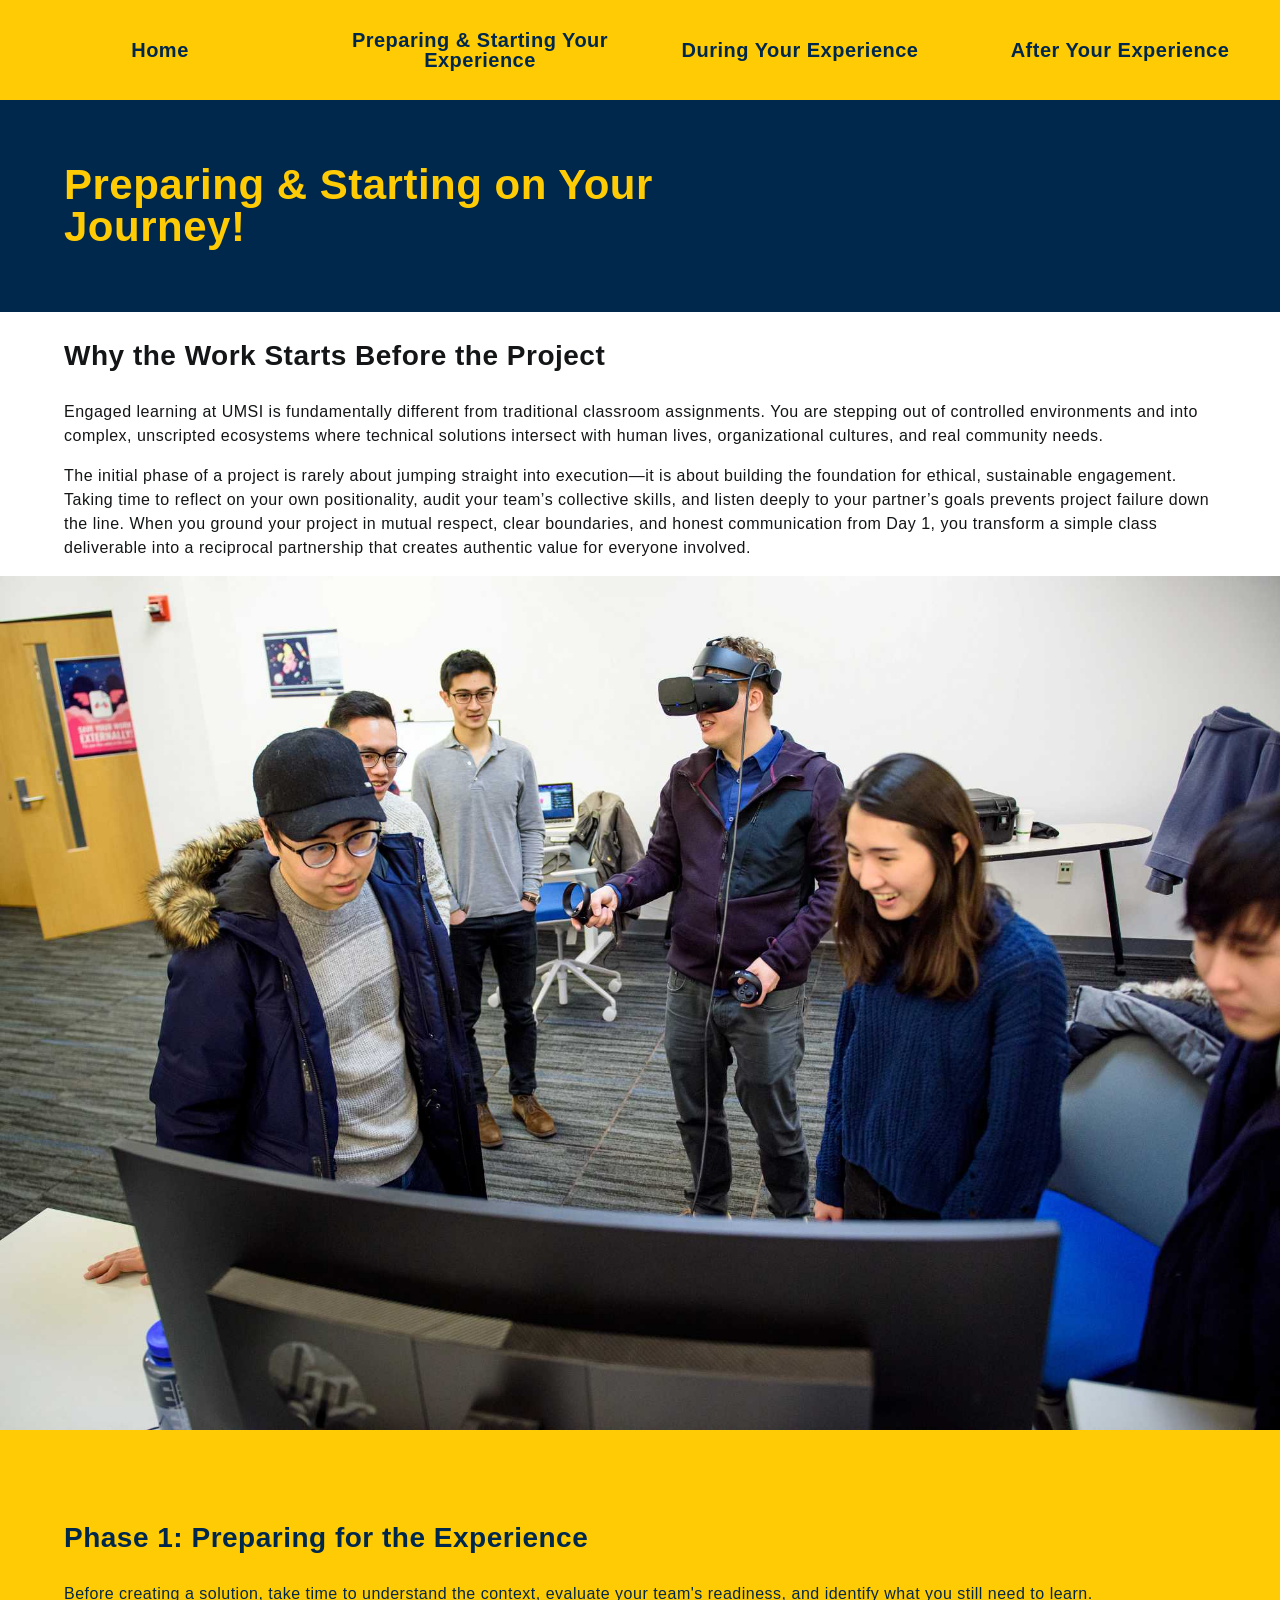
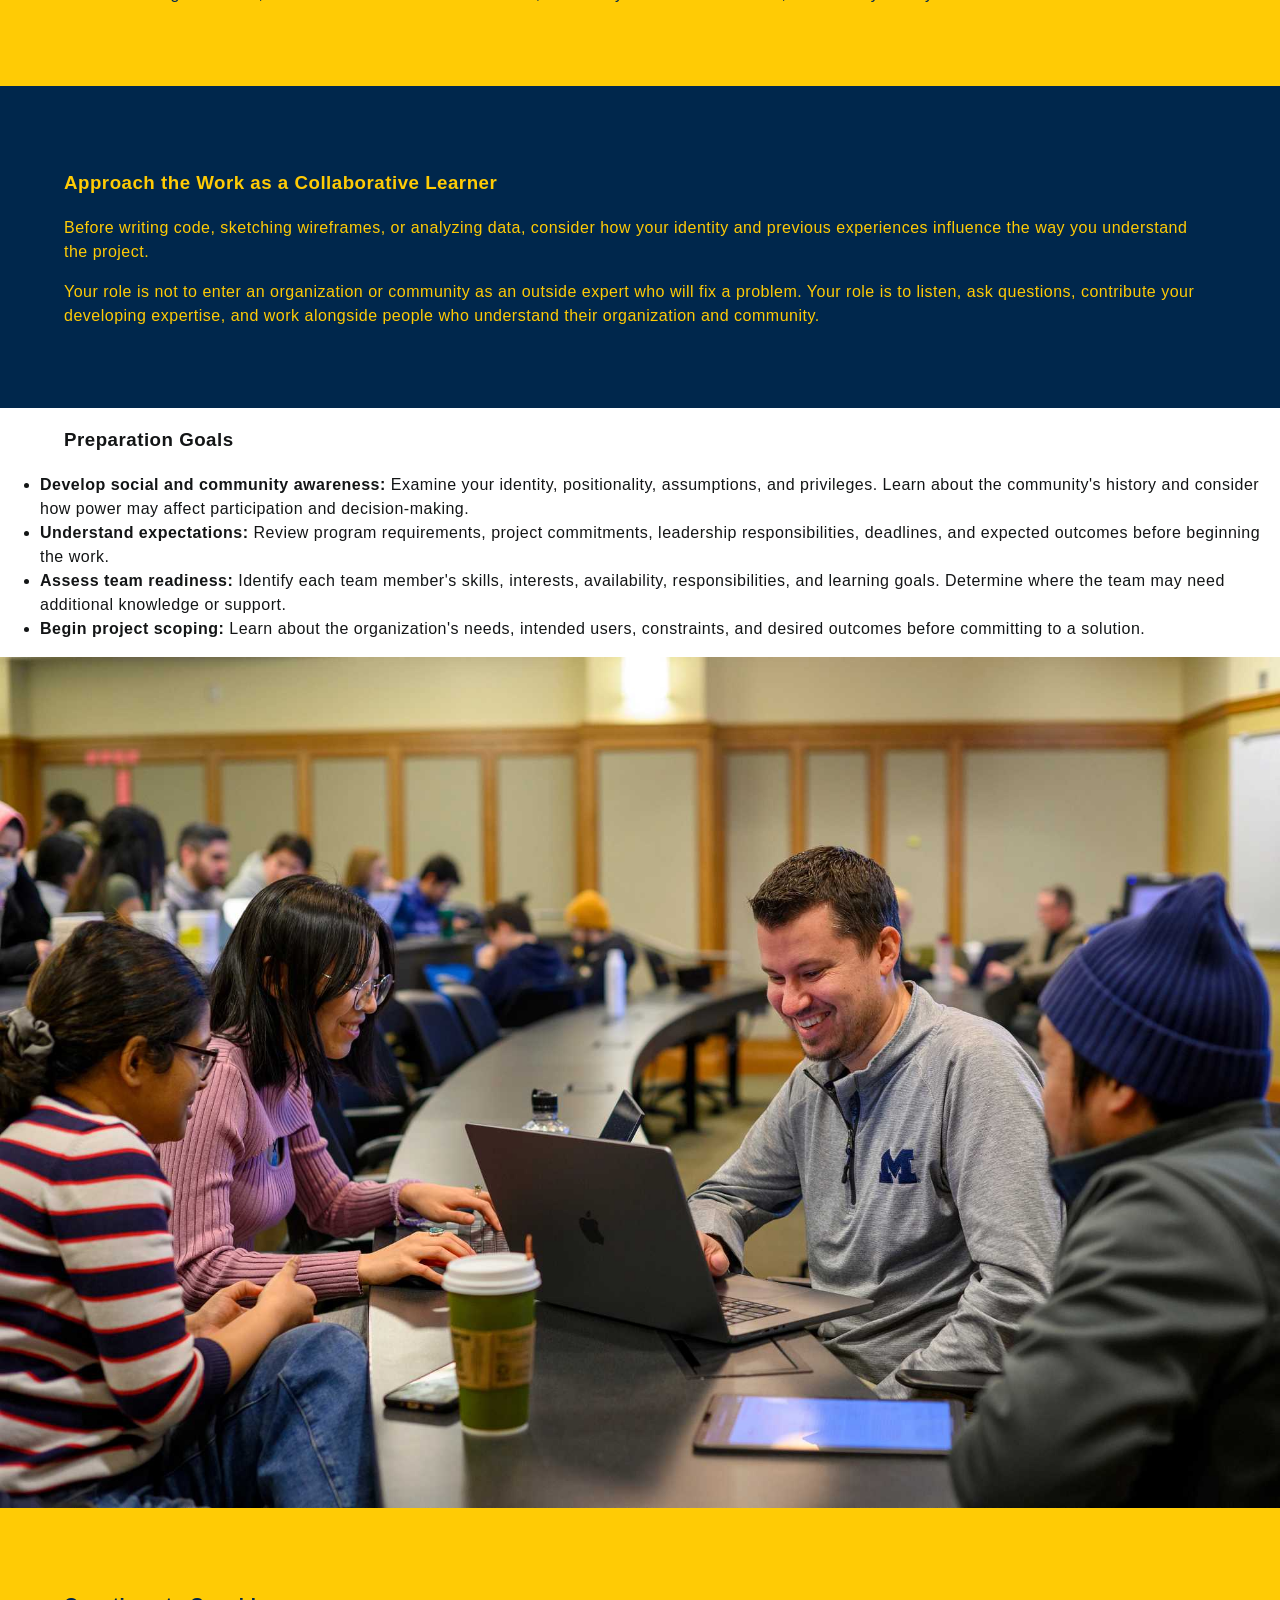
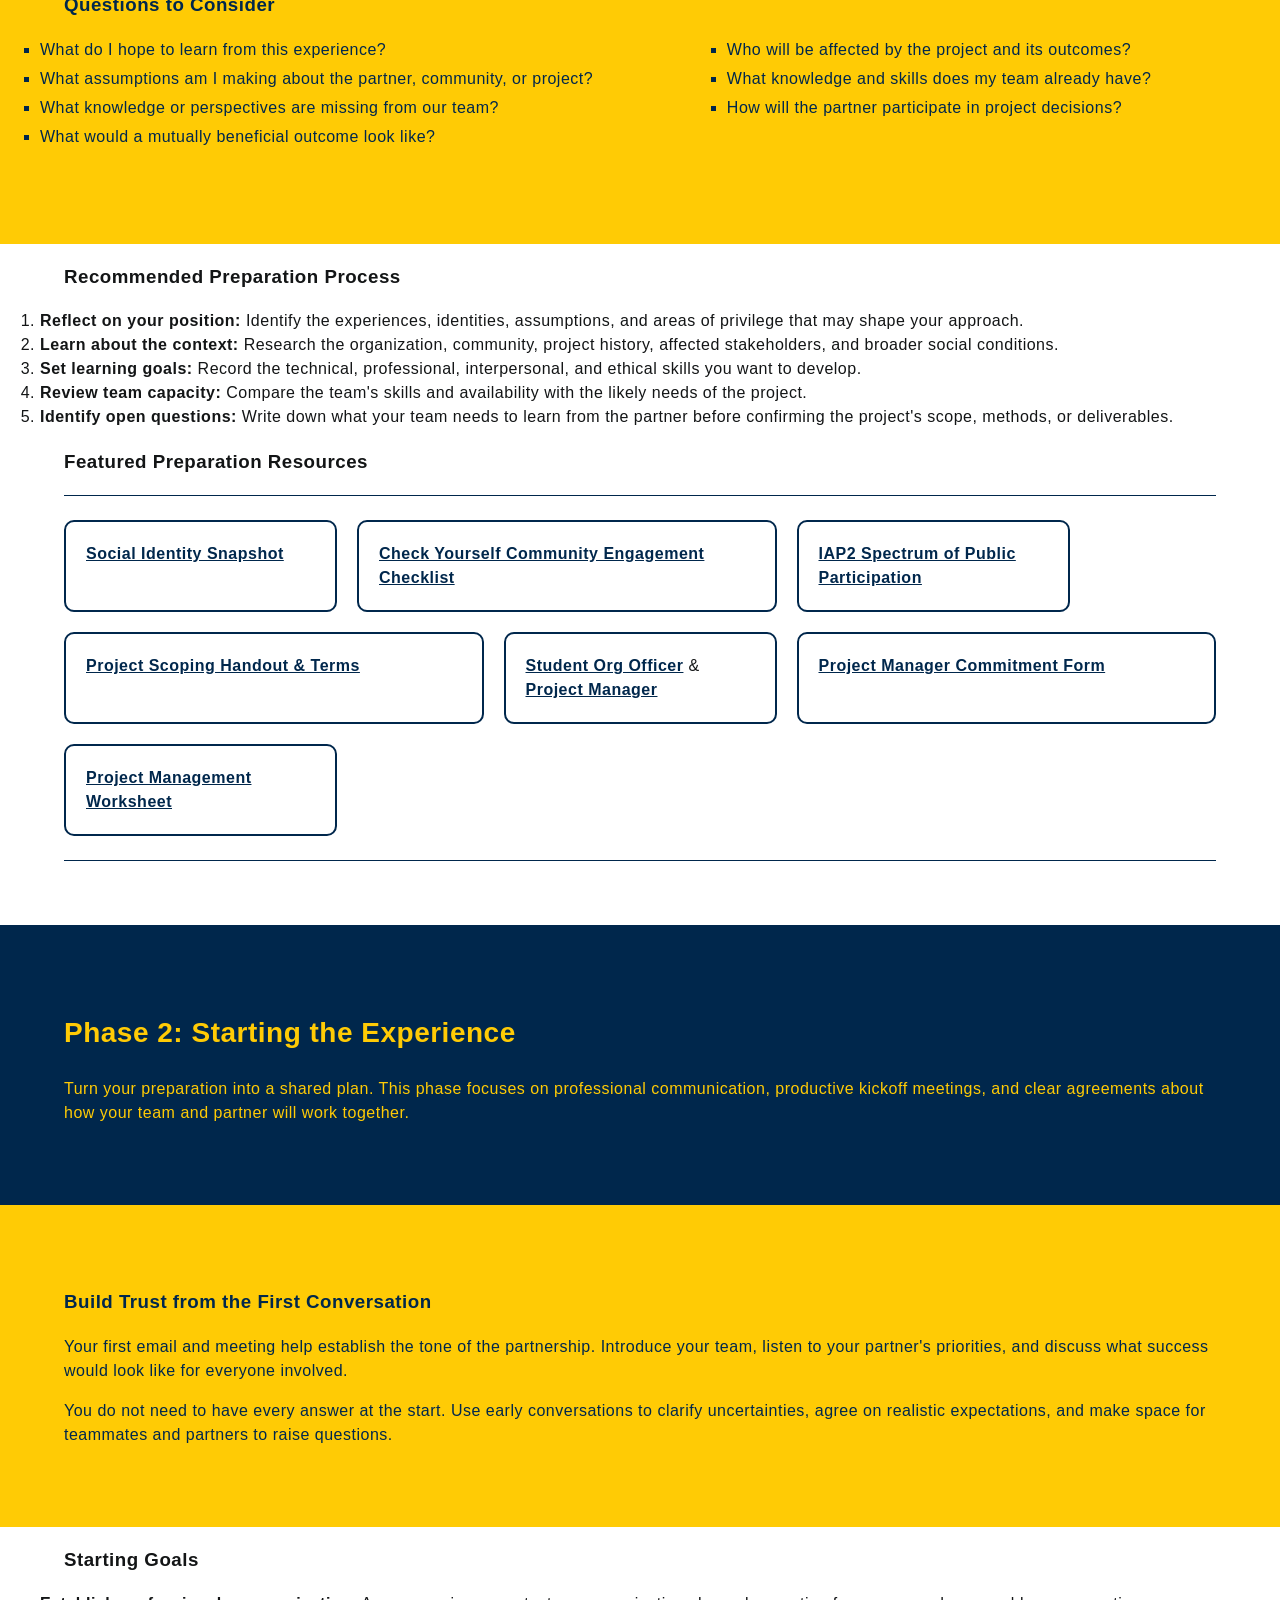
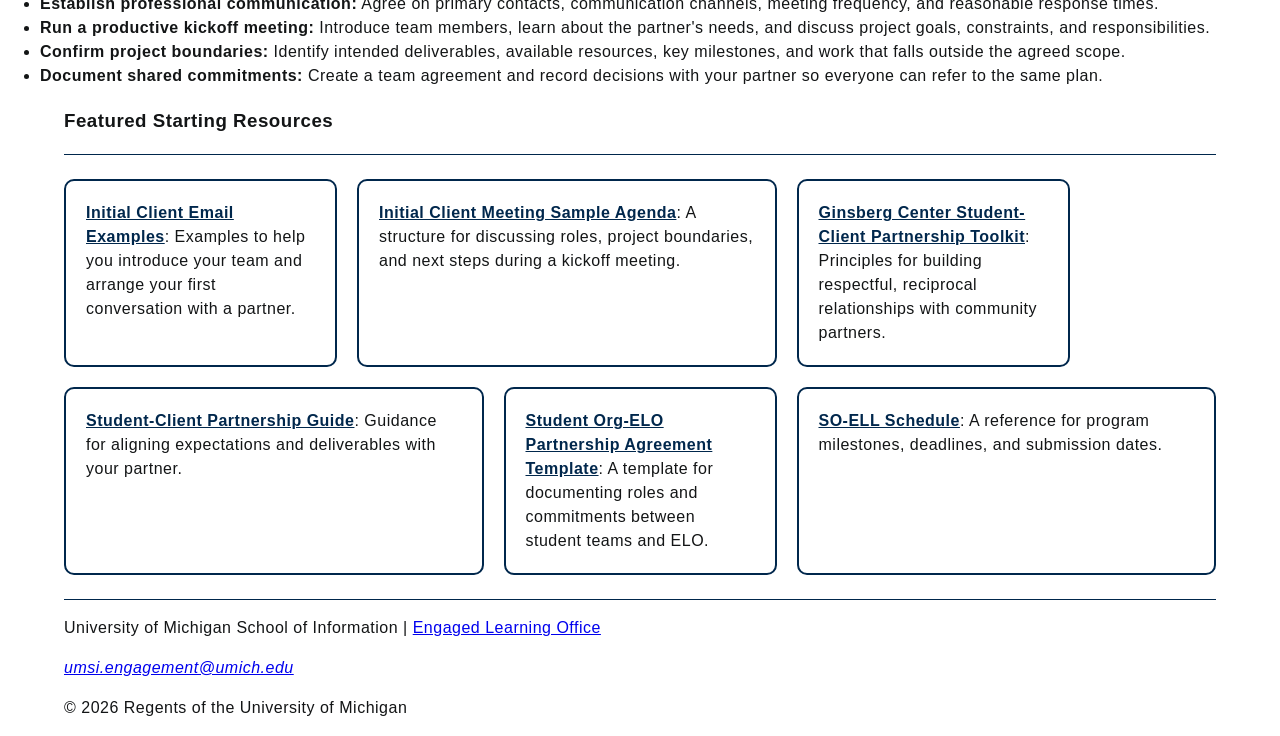
<file: prep.html>
<!DOCTYPE html>
<html lang="en">
<head>
    <meta charset="UTF-8">
    <meta name="viewport" content="width=device-width, initial-scale=1.0">
    <title>Preparing &amp; Starting Your Experience | UMSI</title>
    <link rel="stylesheet" href="css/style.css">
    <script src="js/footer-year.js" defer></script>
</head>
<body class="detail-page">

    <header class="site-header">

  <a href="#main" class="skip">Skip to Main Content</a>
        <nav class="main-nav" aria-label="Main navigation">
            <ul>
                <li><a href="index.html">Home</a></li>
                <li><a class="current-page" href="prep.html" aria-current="page">Preparing &amp; Starting Your Experience</a></li>
                <li><a href="during.html">During Your Experience</a></li>
                <li><a href="after.html">After Your Experience</a></li>
            </ul>
        </nav>
    <h1 class="page-title">Preparing & Starting on Your Journey!</h1>
  </header>
<main id="main">
<section class="content-section">
  <h2>Why the Work Starts Before the Project</h2>
  <p>Engaged learning at UMSI is fundamentally different from traditional classroom assignments. You are stepping out of controlled environments and into complex, unscripted ecosystems where technical solutions intersect with human lives, organizational cultures, and real community needs.</p>
  <p>The initial phase of a project is rarely about jumping straight into execution—it is about building the foundation for ethical, sustainable engagement. Taking time to reflect on your own positionality, audit your team’s collective skills, and listen deeply to your partner’s goals prevents project failure down the line. When you ground your project in mutual respect, clear boundaries, and honest communication from Day 1, you transform a simple class deliverable into a reciprocal partnership that creates authentic value for everyone involved.</p>
  <img src="images/UMSI_ARVRclass_2020_04.jpg" alt="AR VR classes" id="AR">

<!-- Photo slot: replace the filename and uncomment when ready.
<img class="section-image" src="images/ADD-PREPARATION.jpg" alt="Students sharing their engaged learning experience">
-->
</section>

<section class="content-section">
  <div class="phase_1">
  <h2>Phase 1: Preparing for the Experience</h2>
  <p>Before creating a solution, take time to understand the context, evaluate your team's readiness, and identify what you still need to learn.</p>
  </div>
  <div class="approach">
  <h3 class="prep_h3">Approach the Work as a Collaborative Learner</h3>
  <p>Before writing code, sketching wireframes, or analyzing data, consider how your identity and previous experiences influence the way you understand the project.</p>
  <p>Your role is not to enter an organization or community as an outside expert who will fix a problem. Your role is to listen, ask questions, contribute your developing expertise, and work alongside people who understand their organization and community.</p>
  </div>
  
  <article class="content-block">
    <h3 class="prep_h3">Preparation Goals</h3>
    <ul class="goal-list">
      <li><strong>Develop social and community awareness:</strong> Examine your identity, positionality, assumptions, and privileges. Learn about the community's history and consider how power may affect participation and decision-making.
      </li>
      <li><strong>Understand expectations:</strong> Review program requirements, project commitments, leadership responsibilities, deadlines, and expected outcomes before beginning the work.</li>
      <li><strong>Assess team readiness:</strong> Identify each team member's skills, interests, availability, responsibilities, and learning goals. Determine where the team may need additional knowledge or support.</li>
      <li><strong>Begin project scoping:</strong> Learn about the organization's needs, intended users, constraints, and desired outcomes before committing to a solution.
      </li>
    </ul>
  </article>

  <img src="images/UMSI_MHIClassroom_02202023_08.jpg" alt="classroom" id="mhi" class="section-image">
  
  <article class="content-block consider">
    <h3 class="prep_h3">Questions to Consider</h3>
    <ul class="question">
      <li>What do I hope to learn from this experience?</li>
      <li>Who will be affected by the project and its outcomes?</li>
      <li>What assumptions am I making about the partner, community, or project?</li>
      <li>What knowledge and skills does my team already have?</li>
      <li>What knowledge or perspectives are missing from our team?</li>
      <li>How will the partner participate in project decisions?</li>
      <li>What would a mutually beneficial outcome look like?</li>
    </ul>
  </article>

  <article class="content-block">
    <h3 class="prep_h3">Recommended Preparation Process</h3>
    <ol class="step-list">
      <li><strong>Reflect on your position:</strong> Identify the experiences, identities, assumptions, and areas of privilege that may shape your approach.</li>
      <li><strong>Learn about the context:</strong> Research the organization, community, project history, affected stakeholders, and broader social conditions.</li>
      <li><strong>Set learning goals:</strong> Record the technical, professional, interpersonal, and ethical skills you want to develop.</li>
      <li><strong>Review team capacity:</strong> Compare the team's skills and availability with the likely needs of the project. </li>
      <li><strong>Identify open questions:</strong> Write down what your team needs to learn from the partner before confirming the project's scope, methods, or deliverables.
      </li>
    </ol>
  </article>

  <article class="content-block">
    <h3 class="prep_h3">Featured Preparation Resources</h3>
    <ul class="resource-list">
      <li><a href="https://sites.lsa.umich.edu/equitable-teaching/social-identity-snapshot">Social Identity Snapshot</a></li>
      <li><a href="https://docs.google.com/document/d/1Qt9YeStVwDHjwJhOLAz42JSNQR2lFMurdUtxtdrGkuc/edit?tab=t.0#heading=h.ch0bvccjkrzn">Check Yourself Community Engagement Checklist</a></li>
      <li><a href="https://drive.google.com/file/d/1zc1RNlrDxV51-muOERdDTnINQcquJpOA/view?usp=sharing">IAP2 Spectrum of Public Participation</a></li>
      <li><a href="https://docs.google.com/document/d/1TrEDolwmOIlXgYgAP9VvlOGoYOwFfe6KxzZOgZSVYVw/edit?usp=drive_link">Project Scoping Handout & Terms</a></li>
      <li><a href="https://docs.google.com/document/d/1AexsV_JeSd0kRUBbcifZpfBu6y6Zi8Y0iJScp1I3gkM/edit?usp=drive_link">Student Org Officer</a> & <a href="https://docs.google.com/document/u/0/d/1uwOOS0TrXWzcSShj8DUFpckWo0t1UNu_Q7WVbZnLhX0/edit">Project Manager</a></li>
      <li><a href="https://docs.google.com/document/d/1U4lCNGyWKJ3C2i_VgFqAR45Z4zF1FehuthuqT-M2wdI/edit?usp=drive_link">Project Manager Commitment Form</a></li>
      <li><a href="https://docs.google.com/document/d/1twc-7TYWmb_PNrOBiDI1NuJqJAuhluTICr22GRd_NLc/edit?usp=drive_link">Project Management Worksheet</a></li>
    </ul>
  </article>
</section>
<section>
  <div class="phase_2">
  <h2>Phase 2: Starting the Experience</h2>
  <p>Turn your preparation into a shared plan. This phase focuses on professional communication, productive kickoff meetings, and clear agreements about how your team and partner will work together.</p>
  </div>

  <article class="build_trust">
    <h3 class="prep_h3">Build Trust from the First Conversation</h3>
    <p>Your first email and meeting help establish the tone of the partnership. Introduce your team, listen to your partner's priorities, and discuss what success would look like for everyone involved.</p>
    <p>You do not need to have every answer at the start. Use early conversations to clarify uncertainties, agree on realistic expectations, and make space for teammates and partners to raise questions.</p>
  </article>

  <article>
    <h3 class="prep_h3">Starting Goals</h3>
    <ul class="goal-list">
      <li><strong>Establish professional communication:</strong> Agree on primary contacts, communication channels, meeting frequency, and reasonable response times.</li>
      <li><strong>Run a productive kickoff meeting:</strong> Introduce team members, learn about the partner's needs, and discuss project goals, constraints, and responsibilities.</li>
      <li><strong>Confirm project boundaries:</strong> Identify intended deliverables, available resources, key milestones, and work that falls outside the agreed scope.</li>
      <li><strong>Document shared commitments:</strong> Create a team agreement and record decisions with your partner so everyone can refer to the same plan.</li>
    </ul>
  </article>

  <article class="content-block">
    <h3 class="prep_h3">Featured Starting Resources</h3>
    <ul class="resource-list">
      <li><a href="https://docs.google.com/document/d/1fWFXwoW5fKX_Tctn97Gio5XZDwILNlqIOyKKE8Yk5J0/edit?usp=drive_link">Initial Client Email Examples</a>: Examples to help you introduce your team and arrange your first conversation with a partner.</li>
      <li><a href="https://docs.google.com/document/d/1ItXxYauAcPoaGMUZWuJsX-OLFfGmeBOWT7JNhoZxGyU/edit?usp=drive_link">Initial Client Meeting Sample Agenda</a>: A structure for discussing roles, project boundaries, and next steps during a kickoff meeting.</li>
      <li><a href="https://ginsberg.umich.edu/article/campus-community-partnerships-toolkit">Ginsberg Center Student-Client Partnership Toolkit</a>: Principles for building respectful, reciprocal relationships with community partners.</li>
      <li><a href="https://drive.google.com/file/d/12ealxkKCvOZajxK7doyUXu_k2LyKPUP2/view?usp=drive_link">Student-Client Partnership Guide</a>: Guidance for aligning expectations and deliverables with your partner.</li>
      <li><a href="https://docs.google.com/document/d/1y5Y2wc1ADz0n_ht26kPYlFK3Zm9i3UR_Z0OMWP3Q_xQ/edit?usp=drive_link">Student Org-ELO Partnership Agreement Template</a>: A template for documenting roles and commitments between student teams and ELO.</li>
      <li><a href="https://docs.google.com/spreadsheets/d/1YeK2WerSbhaU5hjEg9wxdXmzBx9lgRy2yHBKAH-SxiA/edit?gid=166831640#gid=166831640">SO-ELL Schedule</a>: A reference for program milestones, deadlines, and submission dates.</li>
    </ul>
  </article>
</section>
<!-- Content taken & modified from UMGPT with the prompt, "for the same content write me some intro content and resources for a prep page using the ELO content below" - this was after I had asked for content for the home page. " UMGPT. (2026). UMGPT ( GPT-5.6 Sol September 7th version) [Large language model]. -->
</main>
<footer class="site-footer">
        <p>University of Michigan School of Information | <a href="https://www.si.umich.edu/programs/engaged-learning/about-engaged-learning-office">Engaged Learning Office </a></p>
      <address>
        <a href="mailto:umsi.engagement@umich.edu">umsi.engagement@umich.edu</a>
      </address>
      <p>&copy; <span id="footer-year"></span> Regents of the University of Michigan</p>
    </footer>
    
</body>

</html>
</file>
<file: css/style.css>
body {
    font-family: "Gill Sans", "Gill Sans MT", Calibri, "Trebuchet MS", sans-serif;
    font-size: 16px;
    letter-spacing: 0.5px;
    line-height: 1.5;
    font-style: normal;
    font-weight: 100;
    color: #131516;
    margin: 0;
}

.skip {
    background-color: #FFFFFF;
    color: #00274C;
    padding: 8px;
    position: absolute;
    top: -1000px;
    border: 2px solid #00274C;
    text-decoration: none;
    border-radius: 10px;
}

.skip:focus {
    top: 0;
    left: 0;
    z-index: 100;
}

nav ul {
    list-style-type: none;
    margin: 0;
    padding: 0;
    display: grid;
    grid-template-columns: repeat(4, 1fr);
    grid-gap: 0px;
    place-items: stretch;
    text-align: center;
    overflow: auto;
    background-color: #FFCB05;
    color: #00274C;
    grid-template-rows: 100px 1fr;
}

nav li:hover {
    background-color: #00274C;
    color: #FFCB05;
}

nav a {
    height: 100%;
    display: flex;
    align-items: center;
    justify-content: center;
    color: inherit;
    text-decoration: none;
    font-weight: 700;
    font-size: 20px;
    line-height: 1;
}

header>img {
    max-width: 100%;
    height: auto;
    display: block;
}

h1 {
    font-size: 42px;
    font-weight: 700;
    line-height: 1;
    padding-top: 5%;
    padding-bottom: 5%;
    padding-right: 40%;
    padding-left: 5%;
    margin: 0;
    text-align: left;
    background-color: #00274C;
    color: #FFCB05
}

h2 {
    font-size: 28px;
    margin-left: 5%;
    margin-right: 5%;
}

p {
    margin-left: 5%;
    margin-right: 5%;
}

.list li strong {
    display: block;
    padding-bottom: 5%;
}

.list li {
    display: block;
    padding: 5%;
}

.list {
    list-style-type: none;
    display: grid;
    grid-template-columns: repeat(2, 1fr);
    grid-template-rows: repeat(2, 1fr);
    grid-gap: 10px;
    margin-right: 5%;
}

.benefits {
    background-color: #FFFFFF;
    border: 2px solid #00274C;
    border-radius: 10px;
}

.benefits:hover {
    background-color: #FFCB05;
    color: #00274C;
}

#start {
    background-color: #FFCB05;
    text-align: center;
    color: #00274C;
    margin-bottom: 0;
    margin-top: 5%;
}

article a {
    text-decoration: none;
}

.guide a {
    margin-left: 5%;
    margin-right: 5%;
    text-decoration: none;
    color: #FFCB05;
    font-weight: 700;
    font-size: 20px;
}

.guide {
    display: grid;
    grid-gap: 20px;
    padding: 2%;
    grid-template-rows: repeat(3, auto);
    grid-template-columns: repeat(2, auto);
    background-color: #00274C;
    color: #FFFFFF;
    padding-top: 5%;
    padding-bottom: 5%;
}

.guide img {
    display: block;
    width: 100%;
    height: auto;
}

h3 a {
    text-decoration: none;
    margin-left: 5%;
    color: #00274C;
    display: block;
    margin-right: 5%;
    border:#00274C 2px solid;
    padding: 10px;
    border-radius: 10px;
}

h3 a p {
    margin:0;
}

.description {
    position: absolute;
    top: -1000px;
}

h3 a:hover {
    background-color: #FFCB05;
    font-size: 16px;
    font-weight: 700;
}

article:hover .description {
    position:static;
}

aside {
    background-color:#FFCB05;
    color: #00274C;
    padding-top: 1%;
    padding-bottom: 5%;
}

aside div a {
    text-decoration: none;
    margin: 5%;
    color: #00274C;
    border:#00274C 2px solid;
    padding: 1%;
    border-radius: 10px;
}

aside div a:hover {
    background-color: #FFFFFF;
}

address a {
    margin: 5%;
}

section article h3 {
    margin-left: 0;
}

/* prep */

.prep_goal {
    display: grid;
    grid-template-columns: 1fr 1fr;
    grid-template-rows: repeat(4, auto);
    border-top: #00274C 1px solid;
    padding-top:5%;
    padding-bottom: 5%;
    margin-right: 5%;
}

.question {
    list-style-type: square;
    display:grid;
    grid-template-rows: repeat(7, auto);
    grid-template-columns: repeat(2, auto);
    gap: 5px;
}

#mhi, #AR, #UX, #student-design, #lwb, #sign {
    max-width: 100%;
    height: auto;
    display: block;
}

.consider {
    background-color: #FFCB05;
    color: #00274C;
    padding-top: 5%;
    padding-bottom: 5%;
}

.prep_h3 {
    margin-left: 5%;
}

.resource-list {
    display: grid;
    list-style-type: none;
    grid-template-columns: 1fr 1fr;
    gap: 20px;
    border-top: #00274C 1px solid;
    border-bottom: #00274C 1px solid;
    padding: 24px 0;
    margin-left: 5%;
    margin-right: 5%;
    margin-bottom: 0;
}

.resource-list li {
    padding: 20px;
    border: 2px solid #00274C;
    border-radius: 10px;
}

.resource-list a {
    color: #00274C;
    font-weight: 700;
    text-decoration: underline;
}

.resource-list li:hover {
    background-color: #FFCB05;
}

.phase_2 {
    background-color: #00274C;
    color: #FFCB05;
    padding-top: 5%;
    padding-bottom: 5%;
    margin-top: 5%;
}

.approach {
    background-color: #00274C;
    color: #FFCB05;
    padding-top: 5%;
    padding-bottom: 5%;
}

.phase_1 {
    background-color: #FFCB05;
    color: #00274C;
    padding-top: 5%;
    padding-bottom: 5%;
}

.build_trust {
    background-color: #FFCB05;
    color: #00274C;
    padding-top: 5%;
    padding-bottom: 5%;
}

/* During page */
.during-page .during-intro {
    padding-top: 2%;
    padding-bottom: 3%;
}
.during-page .during-phase {
    background-color: #FFCB05;
    color: #00274C;
    padding-top: 5%;
    padding-bottom: 5%;
}
.during-page .during-goals, .during-page .during-process, .during-page .during-resources {
    padding-top: 3%;
    padding-bottom: 3%;
}
.during-page article h3 {
    margin-left: 5%;
    margin-right: 5%;
    font-size: 22px;
    font-weight: 700;
}
.during-page .during-goals ul {
    list-style-type: none;
    margin-left: 5%;
    margin-right: 5%;
    padding: 0;
}
.during-page .during-goals li {
    display: grid;
    grid-template-columns: 1fr 1fr;
    gap: 20px;
    border-top: 1px solid #00274C;
    padding-top: 24px;
    padding-bottom: 24px;
}
.during-page .during-goals strong {
    color: #00274C;
    font-weight: 700;
}
.during-page .during-process ol {
    margin-left: 5%;
    margin-right: 5%;
    padding-left: 24px;
}
.during-page .during-process li {
    padding: 16px 12px;
    border-bottom: 1px solid #00274C;
}

.during-page .during-challenges {
    background-color: #00274C;
    color: #FFCB05;
    padding-top: 5%;
    padding-bottom: 5%;
}
.during-page .during-questions {
    background-color: #FFCB05;
    color: #00274C;
    padding-top: 5%;
    padding-bottom: 5%;
}
.during-page .during-questions ul {
    display: grid;
    grid-template-columns: 1fr 1fr;
    gap: 20px;
    list-style-type: square;
    margin-left: 5%;
    margin-right: 5%;
    padding-left: 20px;
}
.during-page .during-resources ul {
    display: grid;
    grid-template-columns: 1fr 1fr;
    gap: 20px;
    list-style-type: none;
    margin-left: 5%;
    margin-right: 5%;
    padding: 24px 0;
    border-top: 1px solid #00274C;
    border-bottom: 1px solid #00274C;
}
.during-page .during-resources li {
    padding: 20px;
    border: 2px solid #00274C;
    border-radius: 10px;
}
.during-page .during-resources a {
    color: #00274C;
    font-weight: 700;
    text-decoration: underline;
}
.during-page .during-resources li:hover {
    background-color: #FFCB05;
}
.during-page .during-image {
    display: block;
    width: 100%;
    height: auto;
}
.during-page .during-next {
    padding-top: 3%;
    padding-bottom: 3%;
}
.during-page .during-next div {
    margin: 24px 5%;
}
.during-page .during-next div a {
    display: block;
    margin: 0;
    padding: 16px;
    font-weight: 700;
}


/* After */
.after .close_project,
.after .career {
    padding-top: 5%;
    padding-bottom: 5%;
}
.after article h3 {
    margin-left: 5%;
    margin-right: 5%;
    font-size: 22px;
    font-weight: 700;
}
.after .close_goal, .after .handoff, .after .close_resource, .after .portfolio, .after .career_resource {
    padding-top: 2%;
    padding-bottom: 2%;
}
.after .close_goal ul {
    list-style-type: none;
    margin-left: 5%;
    margin-right: 5%;
    padding: 0;
}
.after .close_goal li {
    display: grid;
    grid-template-columns: 1fr 1fr;
    gap: 20px;
    padding-top: 24px;
    padding-bottom: 24px;
    border-top: 1px solid #00274C;
}
.after .close_goal strong {
    font-weight: 700;
}
.after .handoff ol, .after .portfolio ol {
    margin-left: 5%;
    margin-right: 5%;
    padding-left: 24px;
}
.after .handoff li, .after .portfolio li {
    padding: 16px 12px;
    border-bottom: 1px solid #00274C;
}

.after .reflect {
    background-color: #FFCB05;
    color: #00274C;
    padding-top: 5%;
    padding-bottom: 5%;
}
.after .after_question {
    padding-top: 2%;
    padding-bottom: 2%;
}
.after .after_question ul {
    display: grid;
    grid-template-columns: 1fr 1fr;
    gap: 20px;
    list-style-type: square;
    margin-left: 5%;
    margin-right: 5%;
    padding-left: 20px;
}
.after .impact {
    padding-top: 2%;
}
.after .skills {
    background-color: #00274C;
    color: #FFCB05;
    padding-top: 5%;
    padding-bottom: 5%;
}
.after .connections {
    background-color: #FFCB05;
    color: #00274C;
    padding-top: 5%;
    padding-bottom: 5%;
}
.after .close_resource ul, .after .career_resource ul {
    display: grid;
    grid-template-columns: 1fr 1fr;
    gap: 20px;
    list-style-type: none;
    margin-left: 5%;
    margin-right: 5%;
    padding: 24px 0;
}
.after .close_resource li, .after .career_resource li {
    padding: 20px;
    border: 2px solid #00274C;
    border-radius: 10px;
}
.after .close_resource a, .after .career_resource a {
    color: #00274C;
    font-weight: 700;
    text-decoration: underline;
}
.after .close_resource li:hover, .after .career_resource li:hover {
    background-color: #FFCB05;
}
.after .after_img {
    display: block;
    width: 100%;
    height: auto;
}
.after aside {
    padding-top: 3%;
    padding-bottom: 3%;
}
.after aside a {
    color: #00274C;
}

@media only screen and (min-width: 768px) {
    .list {
        grid-template-columns: repeat(3, 1fr);
    }
    .list > :nth-child(even) {
        grid-column: span 2;
    }
    .featured-programs {
        display: grid;
        grid-template-columns: 1fr 1fr;
        padding-left: 5%;
        padding-right: 5%;
        gap: 12px;
    }
    
    .featured-programs>h2, .featured-programs>p {
        grid-column: span 2;
        margin: 0;
    }

    .featured-programs>h2 {
        margin-top: 5%;
    }

    .featured-programs h3, .featured-programs h3 a {
        margin: 0;
    }
}

@media only screen and (min-width: 1024px) {
    .list {
        grid-template-columns: repeat(4, 1fr);
    }
    .list > :nth-child(even), .list > :nth-child(odd) {
        grid-column: span 1;
        grid-row: span 2;
    }
    .featured-programs {
        grid-template-columns: repeat(3, 1fr);
    }
    .featured-programs>h2, .featured-programs>p {
        grid-column: span 3;
    }
    .resource-list {
        grid-template-columns: 1fr 1fr 1fr 1fr 1fr 1fr 1fr 1fr;
    }
    .resource-list > :nth-child(even) {
        grid-column: span 3;
    }
    .resource-list> :nth-child(odd) {
        grid-column: span 2;
    }
    .during-page .during-resources ul {
        grid-template-columns: 1fr 1fr 1fr;
    }
    .after .close_resource ul {
        grid-template-columns: 1fr 1fr 1fr;
    }
    .after .close_resource ul, .after .career_resource ul {
        grid-template-columns: 1fr 1fr 1fr;
    }
}
</file>
